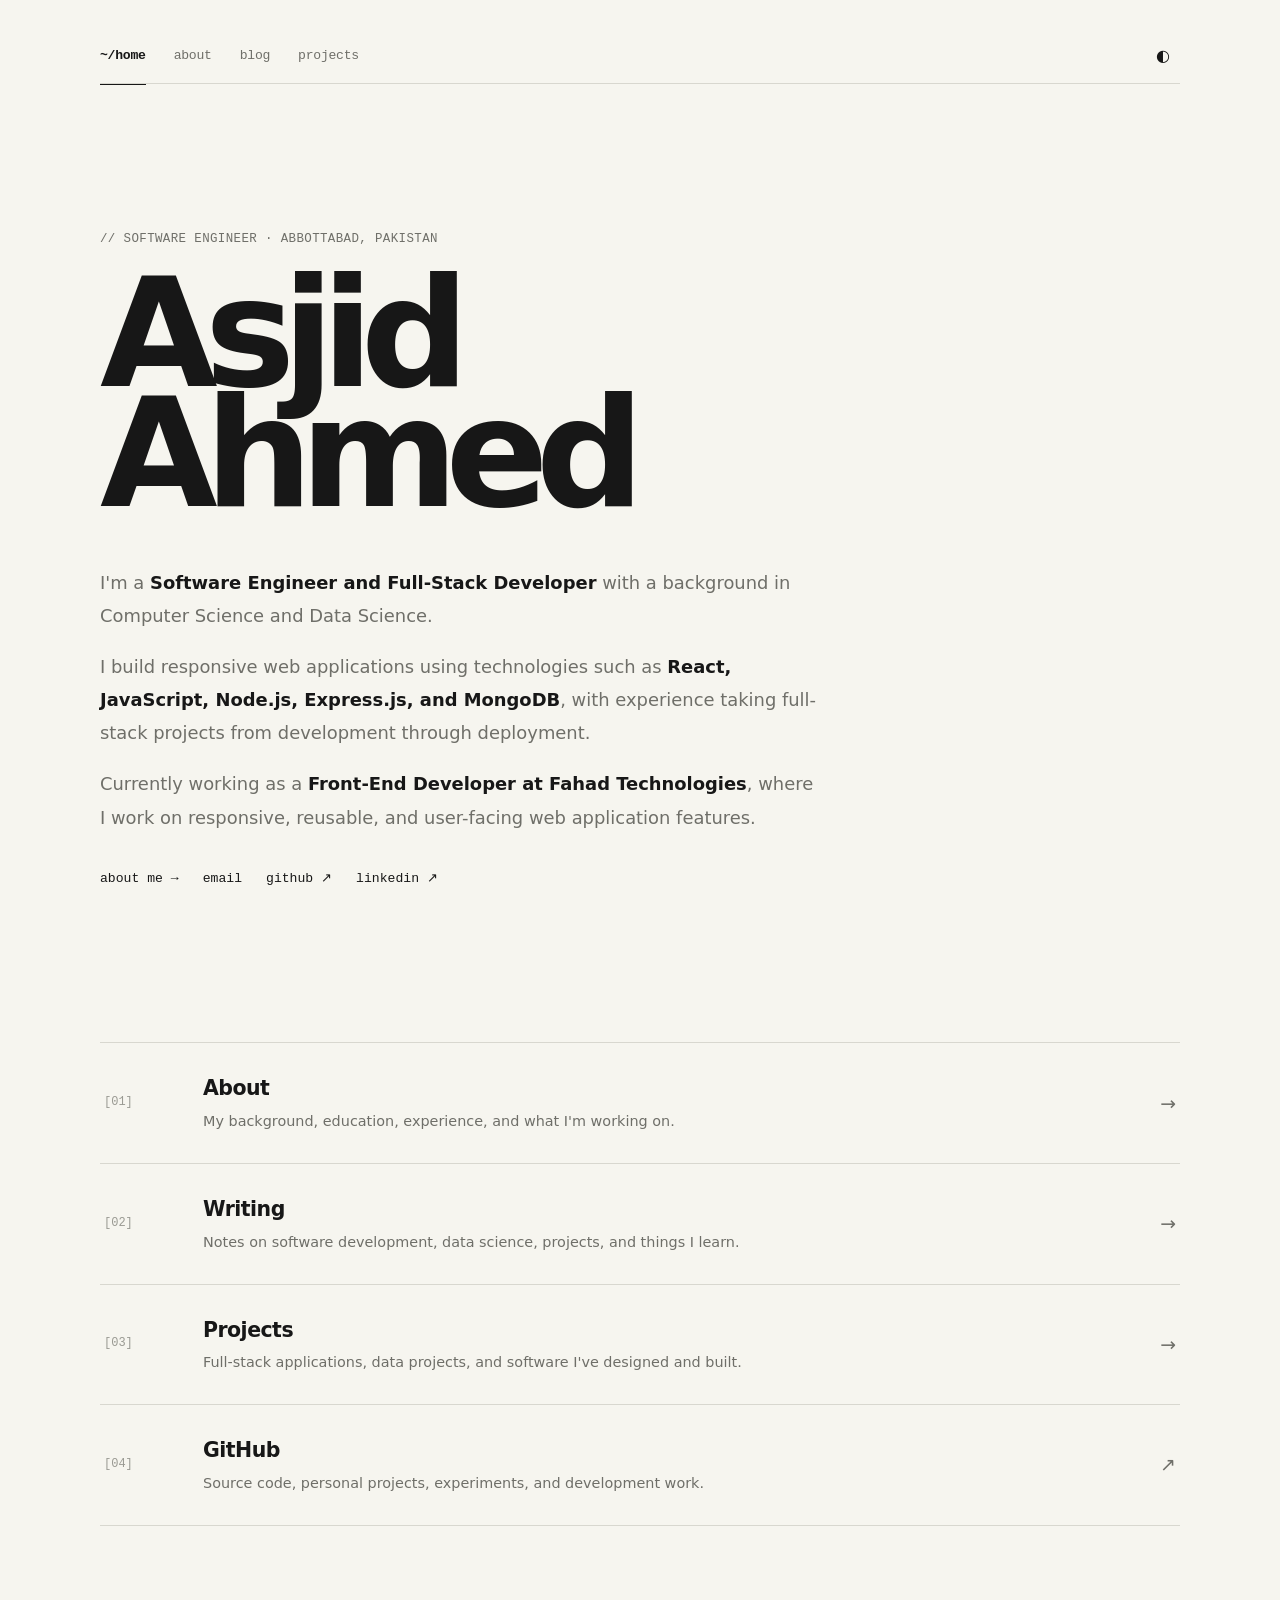
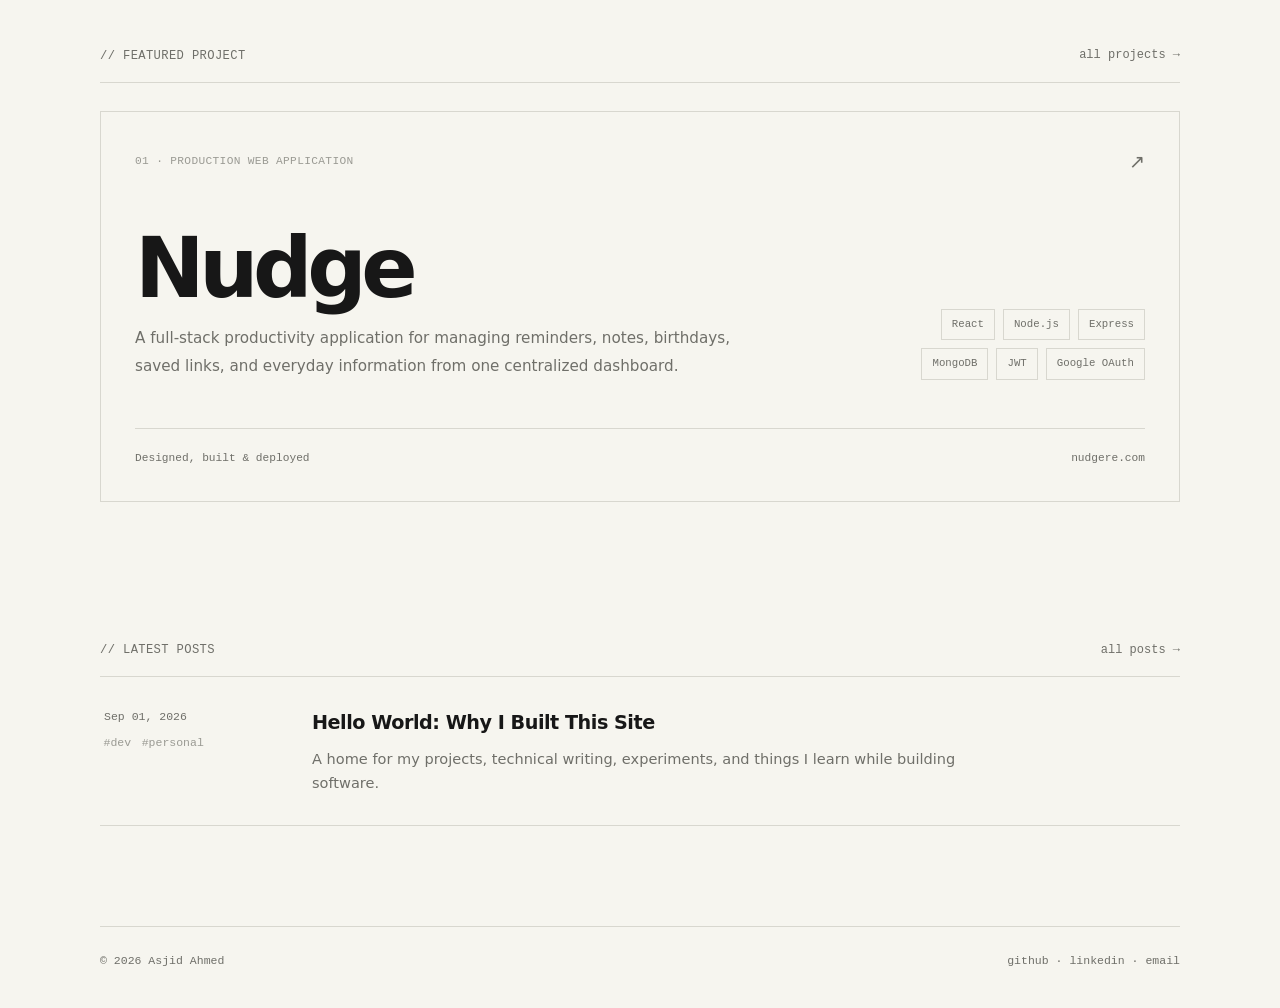
<file: index.html>
<!DOCTYPE html>
<html lang="en">
<head>
  <meta charset="UTF-8">

  <meta
    name="viewport"
    content="width=device-width, initial-scale=1.0"
  >

  <meta
    name="description"
    content="Asjid Ahmed — Software Engineer, Full-Stack Developer, and Data Science graduate based in Abbottabad, Pakistan."
  >

  <title>Asjid Ahmed — Software Engineer</title>

  <link rel="stylesheet" href="css/style.css">
</head>

<body>

  <!-- =========================
       HEADER / NAVIGATION
  ========================== -->

  <header class="site-header">
    <div class="container nav">

      <div class="nav-left">
        <a class="home-link active" href="index.html">~/home</a>

        <a href="about/">about</a>

        <a href="blog/">blog</a>

        <a href="projects/">projects</a>
      </div>

      <div class="nav-right">
        <button
          class="theme-toggle"
          data-theme-toggle
          aria-label="Toggle theme"
        >
          ◐
        </button>
      </div>

    </div>
  </header>


  <!-- =========================
       MAIN CONTENT
  ========================== -->

  <main>


    <!-- =========================
         HERO
    ========================== -->

    <section class="hero">
      <div class="container">

        <p class="eyebrow">
          // Software Engineer · Abbottabad, Pakistan
        </p>

        <h1>
          Asjid<br>
          Ahmed
        </h1>


        <div class="hero-copy">

          <p>
            I'm a
            <strong>Software Engineer and Full-Stack Developer</strong>
            with a background in Computer Science and Data Science.
          </p>

          <p>
            I build responsive web applications using technologies such as
            <strong>React, JavaScript, Node.js, Express.js, and MongoDB</strong>,
            with experience taking full-stack projects from development
            through deployment.
          </p>

          <p>
            Currently working as a
            <strong>Front-End Developer at Fahad Technologies</strong>,
            where I work on responsive, reusable, and user-facing web
            application features.
          </p>

        </div>


        <!-- SOCIAL / CONTACT LINKS -->

        <div class="links-row">

          <a href="about/">
            about me →
          </a>

          <a
            href="mailto:asjidahmed6@gmail.com"
          >
            email
          </a>

          <a
            href="https://github.com/frost64"
            target="_blank"
            rel="noopener noreferrer"
          >
            github ↗
          </a>

          <a
            href="https://www.linkedin.com/in/asjid-ahmed"
            target="_blank"
            rel="noopener noreferrer"
          >
            linkedin ↗
          </a>

        </div>

      </div>
    </section>



    <!-- =========================
         SITE DIRECTORY
    ========================== -->

    <section class="section">
      <div class="container directory">


        <!-- ABOUT -->

        <a
          class="directory-item"
          href="about/"
        >

          <span class="directory-number">
            [01]
          </span>

          <span>

            <span class="directory-title">
              About
            </span>

            <span class="directory-desc">
              My background, education, experience, and what I'm working on.
            </span>

          </span>

          <span class="arrow">
            →
          </span>

        </a>



        <!-- WRITING -->

        <a
          class="directory-item"
          href="blog/"
        >

          <span class="directory-number">
            [02]
          </span>

          <span>

            <span class="directory-title">
              Writing
            </span>

            <span class="directory-desc">
              Notes on software development, data science, projects, and things I learn.
            </span>

          </span>

          <span class="arrow">
            →
          </span>

        </a>



        <!-- PROJECTS -->

        <a
          class="directory-item"
          href="projects/"
        >

          <span class="directory-number">
            [03]
          </span>

          <span>

            <span class="directory-title">
              Projects
            </span>

            <span class="directory-desc">
              Full-stack applications, data projects, and software I've designed and built.
            </span>

          </span>

          <span class="arrow">
            →
          </span>

        </a>



        <!-- GITHUB -->

        <a
          class="directory-item"
          href="https://github.com/frost64"
          target="_blank"
          rel="noopener noreferrer"
        >

          <span class="directory-number">
            [04]
          </span>

          <span>

            <span class="directory-title">
              GitHub
            </span>

            <span class="directory-desc">
              Source code, personal projects, experiments, and development work.
            </span>

          </span>

          <span class="arrow">
            ↗
          </span>

        </a>


      </div>
    </section>

<!-- =========================
     FEATURED PROJECT
========================== -->

<section class="section featured-section">

  <div class="container">

    <div class="section-heading">

      <h2>
        // featured project
      </h2>

      <a href="projects/">
        all projects →
      </a>

    </div>


    <a
      class="featured-project"
      href="https://nudgere.com"
      target="_blank"
      rel="noopener noreferrer"
    >

      <div class="featured-project-top">

        <span class="featured-label">
          01 · Production Web Application
        </span>

        <span class="featured-arrow">
          ↗
        </span>

      </div>


      <div class="featured-project-content">

        <div>

          <h2>
            Nudge
          </h2>

          <p class="featured-description">
            A full-stack productivity application for managing reminders,
            notes, birthdays, saved links, and everyday information from
            one centralized dashboard.
          </p>

        </div>


        <div class="featured-stack">

          <span>React</span>
          <span>Node.js</span>
          <span>Express</span>
          <span>MongoDB</span>
          <span>JWT</span>
          <span>Google OAuth</span>

        </div>

      </div>


      <div class="featured-project-footer">

        <span>
          Designed, built & deployed
        </span>

        <span>
          nudgere.com
        </span>

      </div>

    </a>

  </div>

</section>

    <!-- =========================
         LATEST POSTS
    ========================== -->

    <section class="section">
      <div class="container">

        <div class="section-heading">

          <h2>
            // latest posts
          </h2>

          <a href="blog/">
            all posts →
          </a>

        </div>


        <ul class="post-list">


          <!-- POST 01 -->

          <li class="post-row">

            <div class="post-meta">

              Sep 01, 2026

              <div class="tags">
                <span class="tag">#dev</span>
                <span class="tag">#personal</span>
              </div>

            </div>


            <div>

              <h3>
                <a href="post/hello-world/">
                  Hello World: Why I Built This Site
                </a>
              </h3>

              <p>
                A home for my projects, technical writing,
                experiments, and things I learn while building software.
              </p>

            </div>

          </li>


        </ul>

      </div>
    </section>


  </main>



  <!-- =========================
       FOOTER
  ========================== -->

  <footer>

    <div class="container footer-row">

      <span>
        © 2026 Asjid Ahmed
      </span>


      <span>

        <a
          href="https://github.com/frost64"
          target="_blank"
          rel="noopener noreferrer"
        >
          github
        </a>

        ·

        <a
          href="https://www.linkedin.com/in/asjid-ahmed"
          target="_blank"
          rel="noopener noreferrer"
        >
          linkedin
        </a>

        ·

        <a href="mailto:asjidahmed6@gmail.com">
          email
        </a>

      </span>

    </div>

  </footer>



  <!-- =========================
       JAVASCRIPT
  ========================== -->

  <script src="js/theme.js"></script>

</body>
</html>
</file>
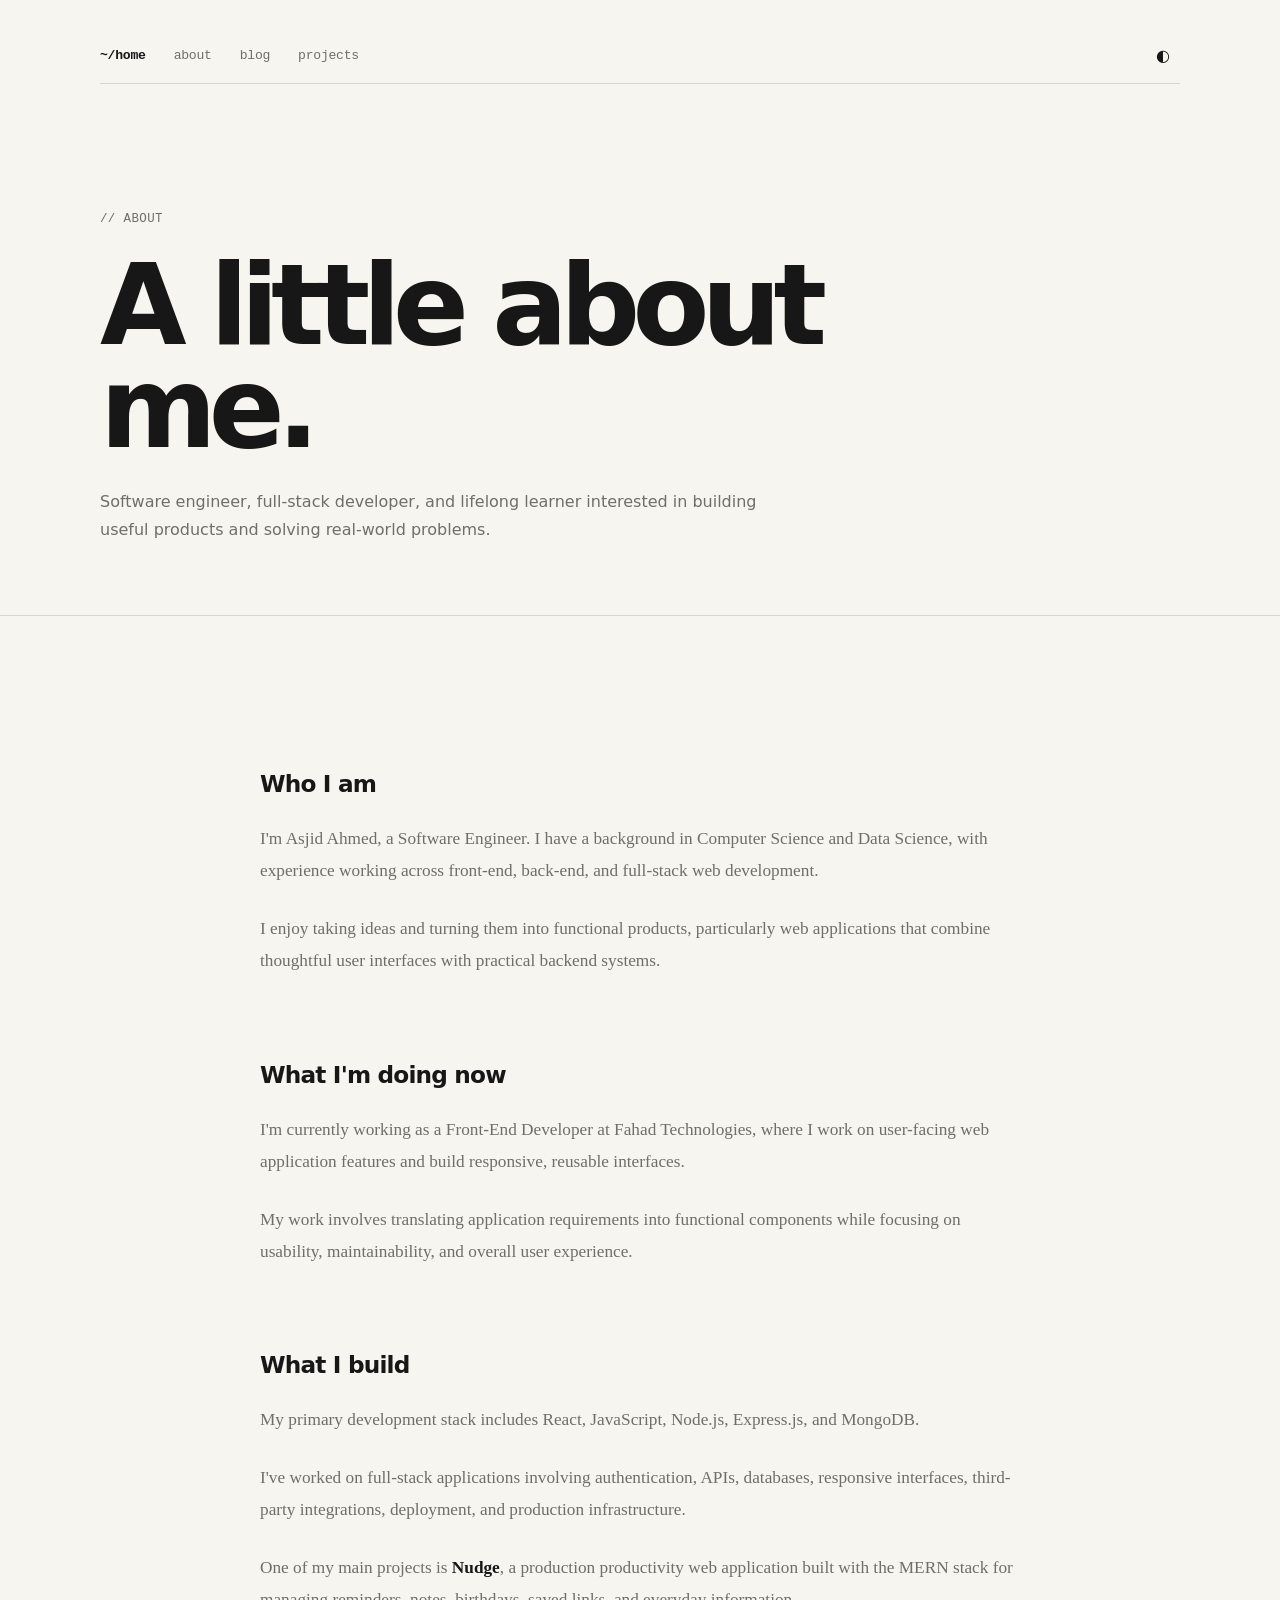
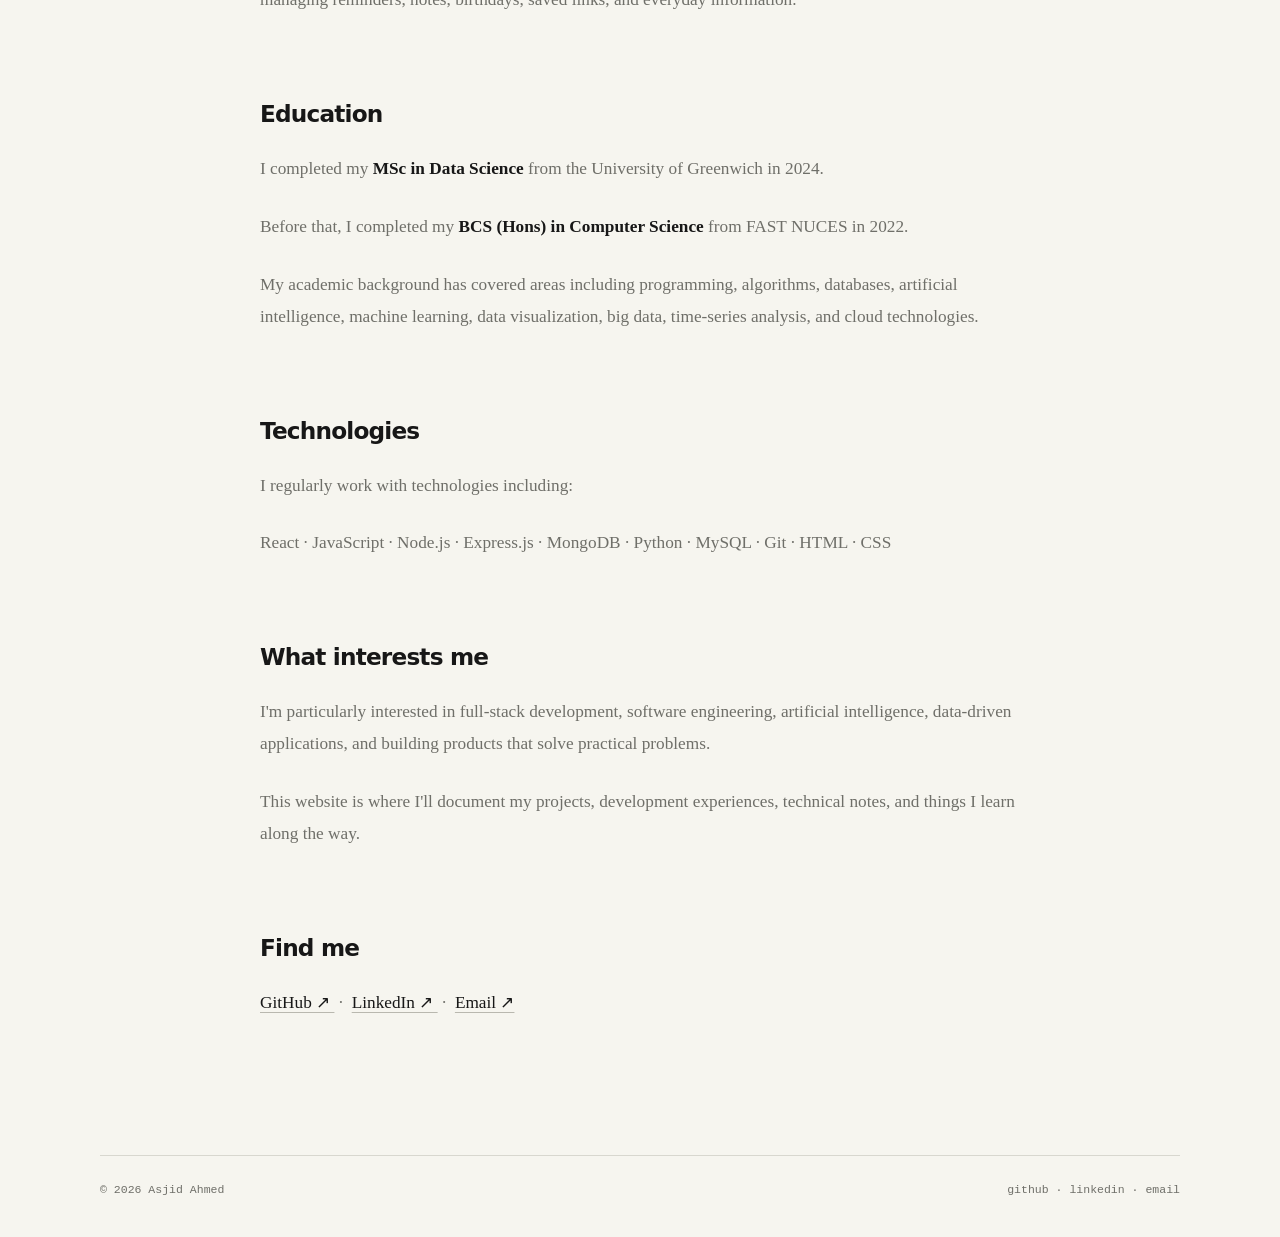
<file: about/index.html>
<!DOCTYPE html>
<html lang="en">
<head>
  <meta charset="UTF-8">

  <meta
    name="viewport"
    content="width=device-width, initial-scale=1.0"
  >

  <meta
    name="description"
    content="About Asjid Ahmed — Software Engineer and Full-Stack Developer with a background in Computer Science and Data Science."
  >

  <title>About — Asjid Ahmed</title>

  <link rel="stylesheet" href="../css/style.css">
</head>

<body>

  <!-- =========================
       HEADER
  ========================== -->

  <header class="site-header">
    <div class="container nav">

      <div class="nav-left">

        <a class="home-link" href="../index.html">
          ~/home
        </a>

        <a href="./">
          about
        </a>

        <a href="../blog/">
          blog
        </a>

        <a href="../projects/">
          projects
        </a>

      </div>

      <div class="nav-right">

        <button
          class="theme-toggle"
          data-theme-toggle
          aria-label="Toggle theme"
        >
          ◐
        </button>

      </div>

    </div>
  </header>



  <!-- =========================
       MAIN
  ========================== -->

  <main>


    <!-- PAGE HEADER -->

    <section class="page-header">

      <div class="container">

        <p class="eyebrow">
          // about
        </p>

        <h1>
          A little about me.
        </h1>

        <p>
          Software engineer, full-stack developer, and lifelong learner
          interested in building useful products and solving real-world problems.
        </p>

      </div>

    </section>



    <!-- =========================
         ABOUT CONTENT
    ========================== -->

    <article class="container article">


      <!-- INTRO -->

      <h2>
        Who I am
      </h2>

      <p>
        I'm Asjid Ahmed, a Software Engineer.
        I have a background in Computer Science and Data Science, with
        experience working across front-end, back-end, and full-stack
        web development.
      </p>

      <p>
        I enjoy taking ideas and turning them into functional products,
        particularly web applications that combine thoughtful user
        interfaces with practical backend systems.
      </p>



      <!-- CURRENT WORK -->

      <h2>
        What I'm doing now
      </h2>

      <p>
        I'm currently working as a Front-End Developer at Fahad Technologies,
        where I work on user-facing web application features and build
        responsive, reusable interfaces.
      </p>

      <p>
        My work involves translating application requirements into
        functional components while focusing on usability,
        maintainability, and overall user experience.
      </p>



      <!-- DEVELOPMENT -->

      <h2>
        What I build
      </h2>

      <p>
        My primary development stack includes React, JavaScript, Node.js,
        Express.js, and MongoDB.
      </p>

      <p>
        I've worked on full-stack applications involving authentication,
        APIs, databases, responsive interfaces, third-party integrations,
        deployment, and production infrastructure.
      </p>

      <p>
        One of my main projects is
        <strong>Nudge</strong>, a production productivity web application
        built with the MERN stack for managing reminders, notes, birthdays,
        saved links, and everyday information.
      </p>



      <!-- EDUCATION -->

      <h2>
        Education
      </h2>

      <p>
        I completed my
        <strong>MSc in Data Science</strong>
        from the University of Greenwich in 2024.
      </p>

      <p>
        Before that, I completed my
        <strong>BCS (Hons) in Computer Science</strong>
        from FAST NUCES in 2022.
      </p>

      <p>
        My academic background has covered areas including programming,
        algorithms, databases, artificial intelligence, machine learning,
        data visualization, big data, time-series analysis, and cloud
        technologies.
      </p>



      <!-- TECH -->

      <h2>
        Technologies
      </h2>

      <p>
        I regularly work with technologies including:
      </p>

      <p>
        React · JavaScript · Node.js · Express.js · MongoDB · Python ·
        MySQL · Git · HTML · CSS
      </p>



      <!-- INTERESTS -->

      <h2>
        What interests me
      </h2>

      <p>
        I'm particularly interested in full-stack development,
        software engineering, artificial intelligence, data-driven
        applications, and building products that solve practical problems.
      </p>

      <p>
        This website is where I'll document my projects, development
        experiences, technical notes, and things I learn along the way.
      </p>



      <!-- CONTACT -->

      <h2>
        Find me
      </h2>

      <p>

        <a
          href="https://github.com/frost64"
          target="_blank"
          rel="noopener noreferrer"
        >
          GitHub ↗
        </a>

        &nbsp;·&nbsp;

        <a
          href="https://www.linkedin.com/in/asjid-ahmed"
          target="_blank"
          rel="noopener noreferrer"
        >
          LinkedIn ↗
        </a>

        &nbsp;·&nbsp;

        <a href="mailto:asjidahmed6@gmail.com">
          Email ↗
        </a>

      </p>

    </article>

  </main>



  <!-- =========================
       FOOTER
  ========================== -->

  <footer>

    <div class="container footer-row">

      <span>
        © 2026 Asjid Ahmed
      </span>

      <span>

        <a
          href="https://github.com/frost64"
          target="_blank"
          rel="noopener noreferrer"
        >
          github
        </a>

        ·

        <a
          href="https://www.linkedin.com/in/asjid-ahmed"
          target="_blank"
          rel="noopener noreferrer"
        >
          linkedin
        </a>

        ·

        <a href="mailto:asjidahmed6@gmail.com">
          email
        </a>

      </span>

    </div>

  </footer>


  <script src="../js/theme.js"></script>

</body>
</html>
</file>
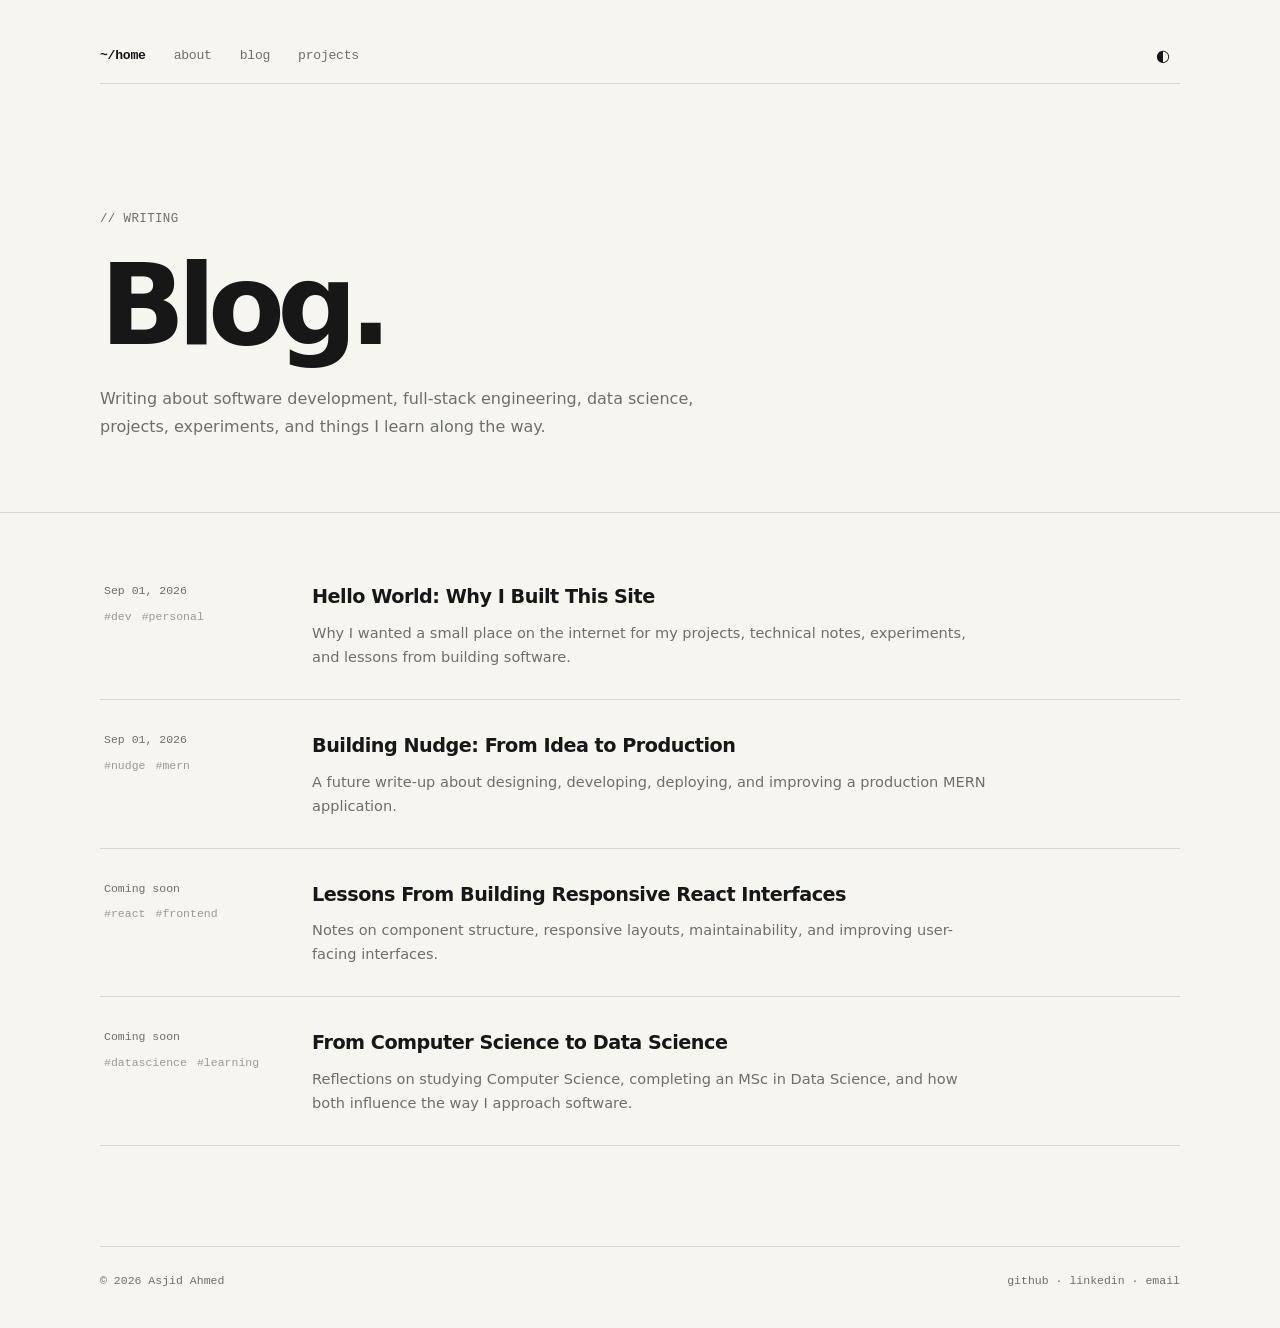
<file: blog/index.html>
<!DOCTYPE html>
<html lang="en">
<head>
  <meta charset="UTF-8">

  <meta
    name="viewport"
    content="width=device-width, initial-scale=1.0"
  >

  <meta
    name="description"
    content="Writing by Asjid Ahmed about software development, full-stack projects, data science, and lessons from building software."
  >

  <title>Blog — Asjid Ahmed</title>

  <link rel="stylesheet" href="../css/style.css">
</head>

<body>

  <!-- =========================
       HEADER
  ========================== -->

  <header class="site-header">
    <div class="container nav">

      <div class="nav-left">

        <a class="home-link" href="../index.html">
          ~/home
        </a>

        <a href="../about/">
          about
        </a>

        <a href="./">
          blog
        </a>

        <a href="../projects/">
          projects
        </a>

      </div>

      <div class="nav-right">

        <button
          class="theme-toggle"
          data-theme-toggle
          aria-label="Toggle theme"
        >
          ◐
        </button>

      </div>

    </div>
  </header>



  <!-- =========================
       MAIN
  ========================== -->

  <main>


    <!-- =========================
         PAGE HEADER
    ========================== -->

    <section class="page-header">

      <div class="container">

        <p class="eyebrow">
          // writing
        </p>

        <h1>
          Blog.
        </h1>

        <p>
          Writing about software development, full-stack engineering,
          data science, projects, experiments, and things I learn along the way.
        </p>

      </div>

    </section>



    <!-- =========================
         POSTS
    ========================== -->

    <section class="section">

      <div class="container">

        <ul class="post-list">


          <!-- =====================
               POST 01
          ====================== -->

          <li class="post-row">

            <div class="post-meta">

              Sep 01, 2026

              <div class="tags">
                <span class="tag">#dev</span>
                <span class="tag">#personal</span>
              </div>

            </div>


            <div>

              <h3>
                <a href="../post/getting-started/">
                  Hello World: Why I Built This Site
                </a>
              </h3>

              <p>
                Why I wanted a small place on the internet for my projects,
                technical notes, experiments, and lessons from building software.
              </p>

            </div>

          </li>


          <li class="post-row">

            <div class="post-meta">

              Sep 01, 2026

              <div class="tags">
                <span class="tag">#nudge</span>
                <span class="tag">#mern</span>
              </div>

            </div>


            <div>
              <h3>
                <a href="../post/nudge/">
                  Building Nudge: From Idea to Production
                </a>
              </h3>

              <p>
                A future write-up about designing, developing,
                deploying, and improving a production MERN application.
              </p>

            </div>

          </li>



          <!-- =====================
               FUTURE POST PLACEHOLDER
          ====================== -->

          <li class="post-row">

            <div class="post-meta">

              Coming soon

              <div class="tags">
                <span class="tag">#react</span>
                <span class="tag">#frontend</span>
              </div>

            </div>


            <div>

              <h3>
                Lessons From Building Responsive React Interfaces
              </h3>

              <p>
                Notes on component structure, responsive layouts,
                maintainability, and improving user-facing interfaces.
              </p>

            </div>

          </li>



          <!-- =====================
               FUTURE POST PLACEHOLDER
          ====================== -->

          <li class="post-row">

            <div class="post-meta">

              Coming soon

              <div class="tags">
                <span class="tag">#datascience</span>
                <span class="tag">#learning</span>
              </div>

            </div>


            <div>

              <h3>
                From Computer Science to Data Science
              </h3>

              <p>
                Reflections on studying Computer Science, completing an MSc
                in Data Science, and how both influence the way I approach software.
              </p>

            </div>

          </li>


        </ul>

      </div>

    </section>

  </main>



  <!-- =========================
       FOOTER
  ========================== -->

  <footer>

    <div class="container footer-row">

      <span>
        © 2026 Asjid Ahmed
      </span>

      <span>

        <a
          href="https://github.com/frost64"
          target="_blank"
          rel="noopener noreferrer"
        >
          github
        </a>

        ·

        <a
          href="https://www.linkedin.com/in/asjid-ahmed"
          target="_blank"
          rel="noopener noreferrer"
        >
          linkedin
        </a>

        ·

        <a href="mailto:asjidahmed6@gmail.com">
          email
        </a>

      </span>

    </div>

  </footer>


  <script src="../js/theme.js"></script>

</body>
</html>
</file>
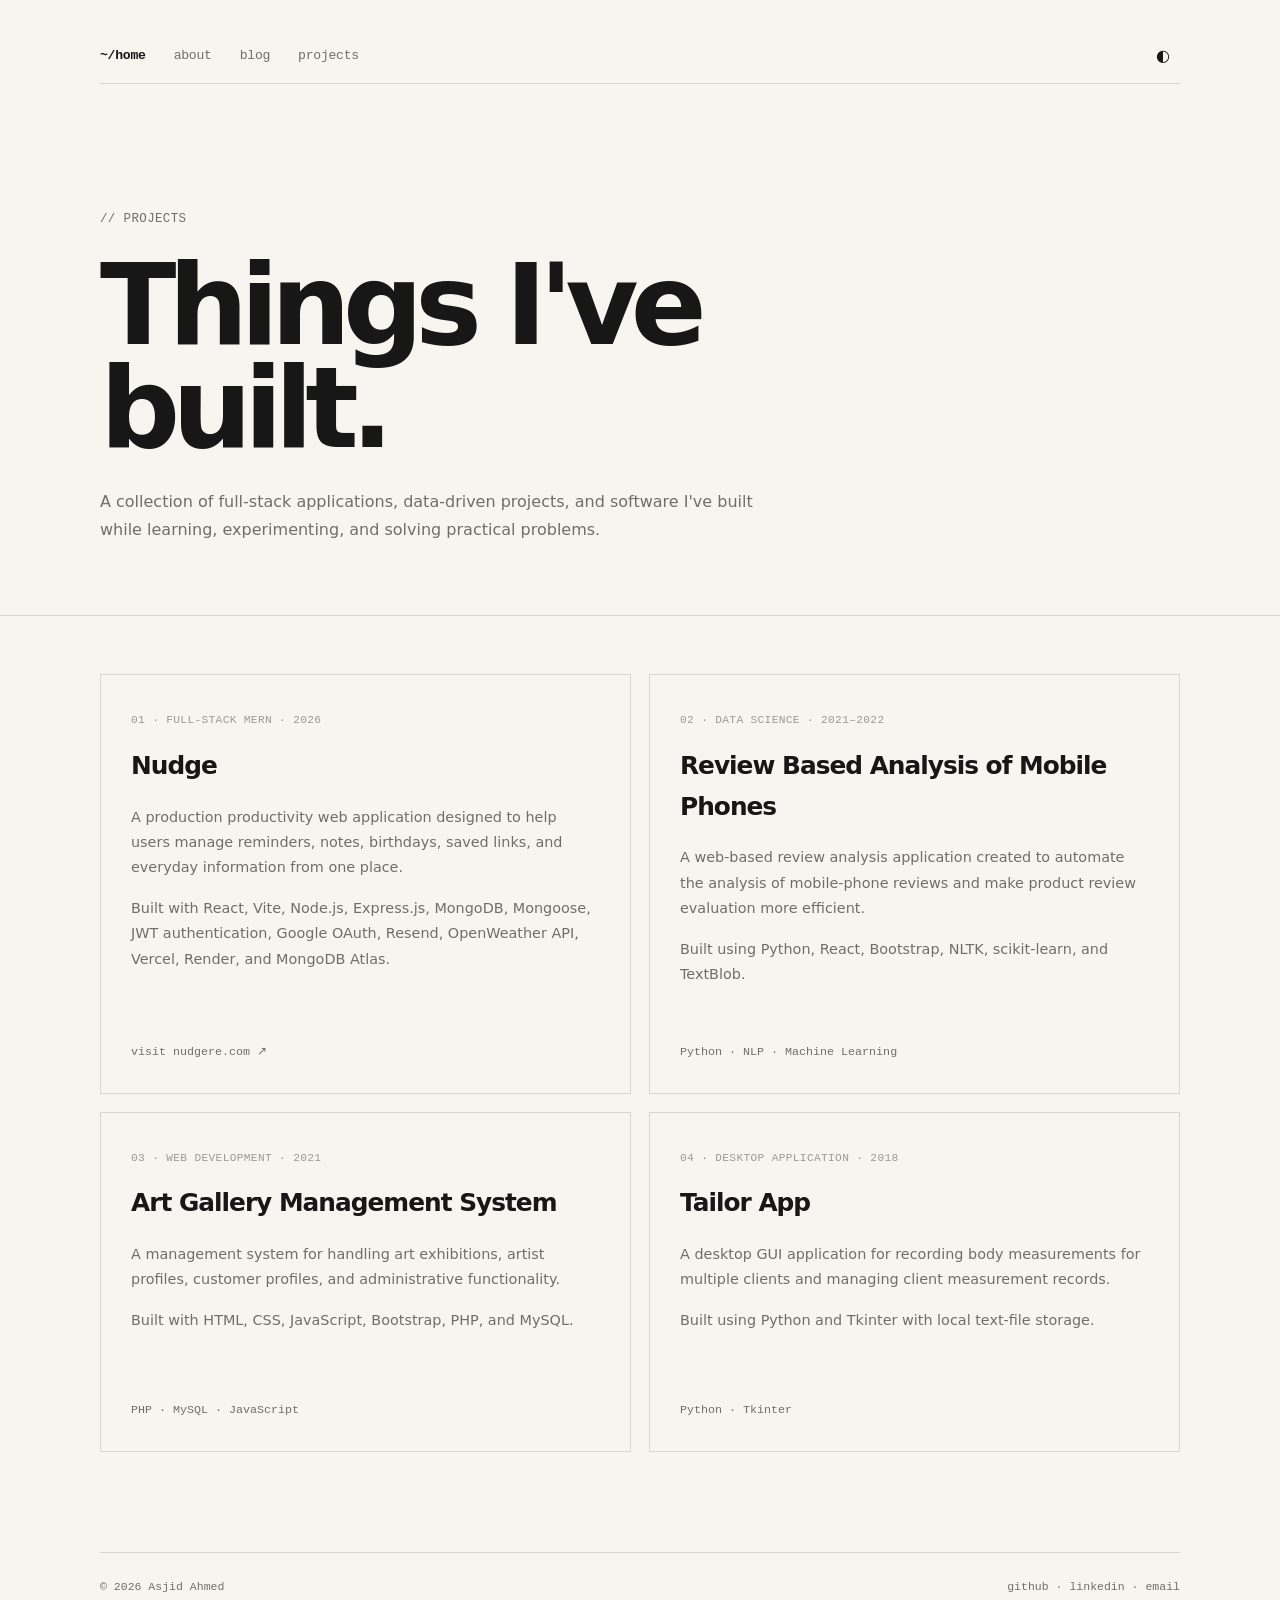
<file: projects/index.html>
<!DOCTYPE html>
<html lang="en">
<head>
  <meta charset="UTF-8">

  <meta
    name="viewport"
    content="width=device-width, initial-scale=1.0"
  >

  <meta
    name="description"
    content="Projects by Asjid Ahmed — full-stack applications, data science work, and software development projects."
  >

  <title>Projects — Asjid Ahmed</title>

  <link rel="stylesheet" href="../css/style.css">
</head>

<body>

  <!-- =========================
       HEADER
  ========================== -->

  <header class="site-header">
    <div class="container nav">

      <div class="nav-left">

        <a class="home-link" href="../index.html">
          ~/home
        </a>

        <a href="../about/">
          about
        </a>

        <a href="../blog/">
          blog
        </a>

        <a href="./">
          projects
        </a>

      </div>

      <div class="nav-right">

        <button
          class="theme-toggle"
          data-theme-toggle
          aria-label="Toggle theme"
        >
          ◐
        </button>

      </div>

    </div>
  </header>



  <!-- =========================
       MAIN CONTENT
  ========================== -->

  <main>


    <!-- =========================
         PAGE HEADER
    ========================== -->

    <section class="page-header">

      <div class="container">

        <p class="eyebrow">
          // projects
        </p>

        <h1>
          Things I've built.
        </h1>

        <p>
          A collection of full-stack applications, data-driven projects,
          and software I've built while learning, experimenting, and solving
          practical problems.
        </p>

      </div>

    </section>



    <!-- =========================
         PROJECTS
    ========================== -->

    <section class="section">

      <div class="container project-grid">


        <!-- =====================
             PROJECT 01 — NUDGE
        ====================== -->

        <a
          class="project-card"
          href="https://nudgere.com"
          target="_blank"
          rel="noopener noreferrer"
        >

          <div>

            <small>
              01 · Full-Stack MERN · 2026
            </small>

            <h2>
              Nudge
            </h2>

            <p>
              A production productivity web application designed to help
              users manage reminders, notes, birthdays, saved links,
              and everyday information from one place.
            </p>

            <p>
              Built with React, Vite, Node.js, Express.js, MongoDB,
              Mongoose, JWT authentication, Google OAuth, Resend,
              OpenWeather API, Vercel, Render, and MongoDB Atlas.
            </p>

          </div>

          <span>
            visit nudgere.com ↗
          </span>

        </a>



        <!-- =====================
             PROJECT 02
        ====================== -->

        <div class="project-card">

          <div>

            <small>
              02 · Data Science · 2021–2022
            </small>

            <h2>
              Review Based Analysis of Mobile Phones
            </h2>

            <p>
              A web-based review analysis application created to automate
              the analysis of mobile-phone reviews and make product review
              evaluation more efficient.
            </p>

            <p>
              Built using Python, React, Bootstrap, NLTK,
              scikit-learn, and TextBlob.
            </p>

          </div>

          <span>
            Python · NLP · Machine Learning
          </span>

        </div>



        <!-- =====================
             PROJECT 03
        ====================== -->

        <div class="project-card">

          <div>

            <small>
              03 · Web Development · 2021
            </small>

            <h2>
              Art Gallery Management System
            </h2>

            <p>
              A management system for handling art exhibitions,
              artist profiles, customer profiles, and administrative
              functionality.
            </p>

            <p>
              Built with HTML, CSS, JavaScript, Bootstrap,
              PHP, and MySQL.
            </p>

          </div>

          <span>
            PHP · MySQL · JavaScript
          </span>

        </div>



        <!-- =====================
             PROJECT 04
        ====================== -->

        <div class="project-card">

          <div>

            <small>
              04 · Desktop Application · 2018
            </small>

            <h2>
              Tailor App
            </h2>

            <p>
              A desktop GUI application for recording body measurements
              for multiple clients and managing client measurement records.
            </p>

            <p>
              Built using Python and Tkinter with local text-file storage.
            </p>

          </div>

          <span>
            Python · Tkinter
          </span>

        </div>


      </div>

    </section>

  </main>



  <!-- =========================
       FOOTER
  ========================== -->

  <footer>

    <div class="container footer-row">

      <span>
        © 2026 Asjid Ahmed
      </span>

      <span>

        <a
          href="https://github.com/frost64"
          target="_blank"
          rel="noopener noreferrer"
        >
          github
        </a>

        ·

        <a
          href="https://www.linkedin.com/in/asjid-ahmed"
          target="_blank"
          rel="noopener noreferrer"
        >
          linkedin
        </a>

        ·

        <a href="mailto:asjidahmed6@gmail.com">
          email
        </a>

      </span>

    </div>

  </footer>


  <script src="../js/theme.js"></script>

</body>
</html>
</file>
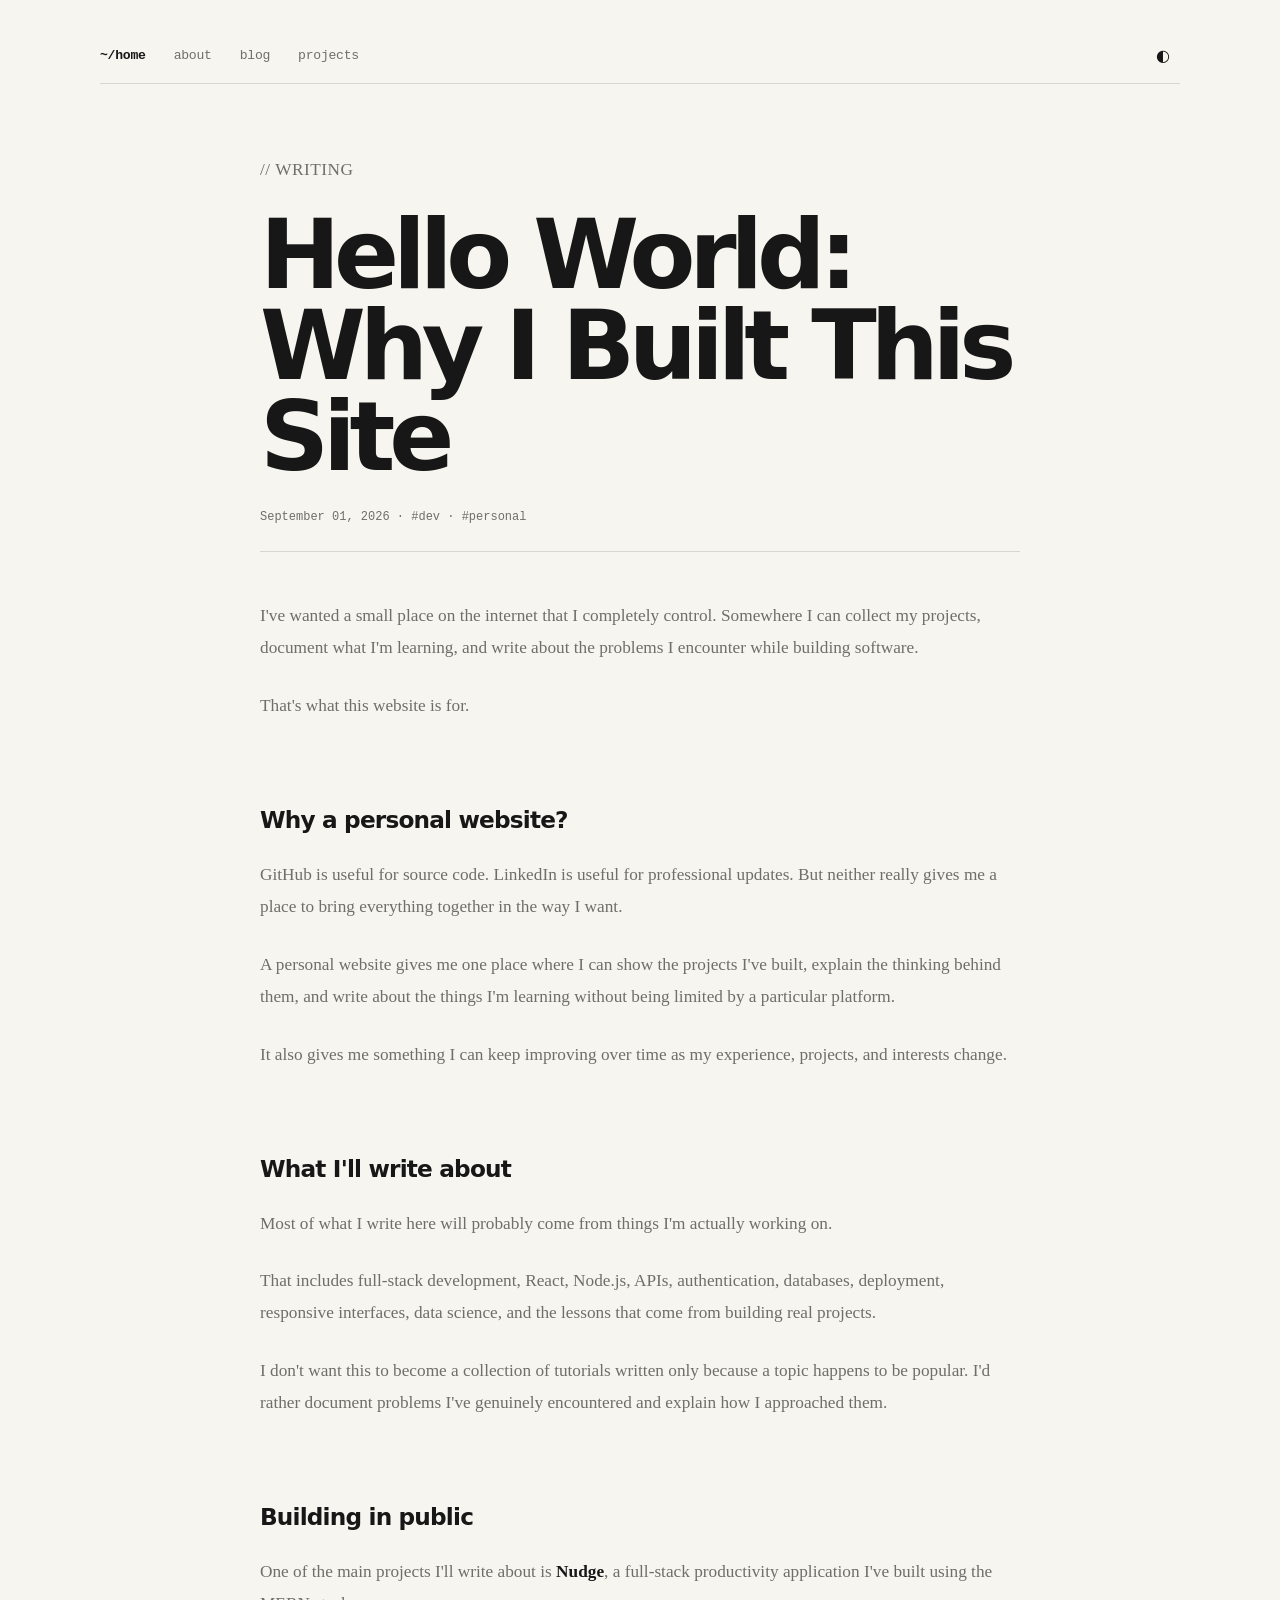
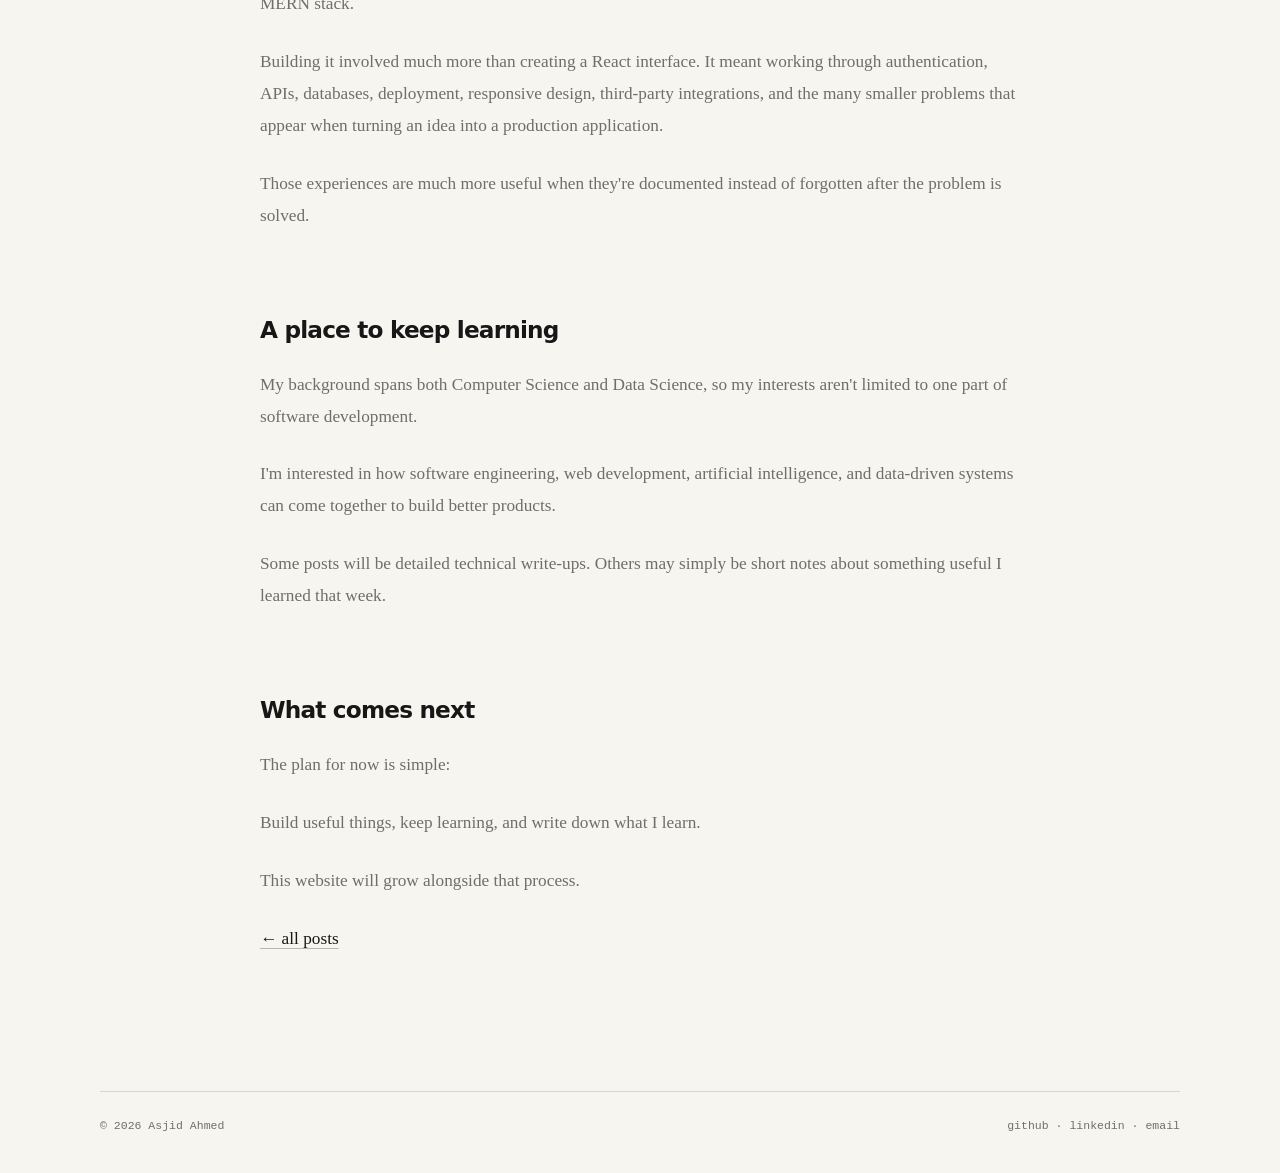
<file: post/getting-started/index.html>
<!DOCTYPE html>
<html lang="en">
<head>
  <meta charset="UTF-8">

  <meta
    name="viewport"
    content="width=device-width, initial-scale=1.0"
  >

  <meta
    name="description"
    content="Why Asjid Ahmed built a personal website for projects, technical writing, and documenting lessons from software development."
  >

  <title>Hello World: Why I Built This Site — Asjid Ahmed</title>

  <link rel="stylesheet" href="../../css/style.css">
</head>

<body>

  <!-- =========================
       HEADER
  ========================== -->

  <header class="site-header">
    <div class="container nav">

      <div class="nav-left">

        <a class="home-link" href="../../index.html">
          ~/home
        </a>

        <a href="../../about/">
          about
        </a>

        <a href="../../blog/">
          blog
        </a>

        <a href="../../projects/">
          projects
        </a>

      </div>

      <div class="nav-right">

        <button
          class="theme-toggle"
          data-theme-toggle
          aria-label="Toggle theme"
        >
          ◐
        </button>

      </div>

    </div>
  </header>



  <!-- =========================
       ARTICLE
  ========================== -->

  <main>

    <article class="container article">

      <p class="eyebrow">
        // writing
      </p>


      <h1>
        Hello World: Why I Built This Site
      </h1>


      <div class="article-meta">
        September 01, 2026 · #dev · #personal
      </div>



      <p>
        I've wanted a small place on the internet that I completely control.
        Somewhere I can collect my projects, document what I'm learning,
        and write about the problems I encounter while building software.
      </p>

      <p>
        That's what this website is for.
      </p>



      <!-- =========================
           SECTION
      ========================== -->

      <h2>
        Why a personal website?
      </h2>

      <p>
        GitHub is useful for source code. LinkedIn is useful for professional
        updates. But neither really gives me a place to bring everything
        together in the way I want.
      </p>

      <p>
        A personal website gives me one place where I can show the projects
        I've built, explain the thinking behind them, and write about the
        things I'm learning without being limited by a particular platform.
      </p>

      <p>
        It also gives me something I can keep improving over time as my
        experience, projects, and interests change.
      </p>



      <!-- =========================
           SECTION
      ========================== -->

      <h2>
        What I'll write about
      </h2>

      <p>
        Most of what I write here will probably come from things I'm actually
        working on.
      </p>

      <p>
        That includes full-stack development, React, Node.js, APIs,
        authentication, databases, deployment, responsive interfaces,
        data science, and the lessons that come from building real projects.
      </p>

      <p>
        I don't want this to become a collection of tutorials written only
        because a topic happens to be popular. I'd rather document problems
        I've genuinely encountered and explain how I approached them.
      </p>



      <!-- =========================
           SECTION
      ========================== -->

      <h2>
        Building in public
      </h2>

      <p>
        One of the main projects I'll write about is
        <strong>Nudge</strong>, a full-stack productivity application I've
        built using the MERN stack.
      </p>

      <p>
        Building it involved much more than creating a React interface.
        It meant working through authentication, APIs, databases,
        deployment, responsive design, third-party integrations,
        and the many smaller problems that appear when turning an idea
        into a production application.
      </p>

      <p>
        Those experiences are much more useful when they're documented
        instead of forgotten after the problem is solved.
      </p>



      <!-- =========================
           SECTION
      ========================== -->

      <h2>
        A place to keep learning
      </h2>

      <p>
        My background spans both Computer Science and Data Science,
        so my interests aren't limited to one part of software development.
      </p>

      <p>
        I'm interested in how software engineering, web development,
        artificial intelligence, and data-driven systems can come together
        to build better products.
      </p>

      <p>
        Some posts will be detailed technical write-ups. Others may simply
        be short notes about something useful I learned that week.
      </p>



      <!-- =========================
           SECTION
      ========================== -->

      <h2>
        What comes next
      </h2>

      <p>
        The plan for now is simple:
      </p>

      <p>
        Build useful things, keep learning, and write down what I learn.
      </p>

      <p>
        This website will grow alongside that process.
      </p>



      <!-- BACK TO BLOG -->

      <p>
        <a href="../../blog/">
          ← all posts
        </a>
      </p>

    </article>

  </main>



  <!-- =========================
       FOOTER
  ========================== -->

  <footer>

    <div class="container footer-row">

      <span>
        © 2026 Asjid Ahmed
      </span>

      <span>

        <a
          href="https://github.com/frost64"
          target="_blank"
          rel="noopener noreferrer"
        >
          github
        </a>

        ·

        <a
          href="https://www.linkedin.com/in/asjid-ahmed"
          target="_blank"
          rel="noopener noreferrer"
        >
          linkedin
        </a>

        ·

        <a href="mailto:asjidahmed6@gmail.com">
          email
        </a>

      </span>

    </div>

  </footer>


  <script src="../../js/theme.js"></script>

</body>
</html>
</file>
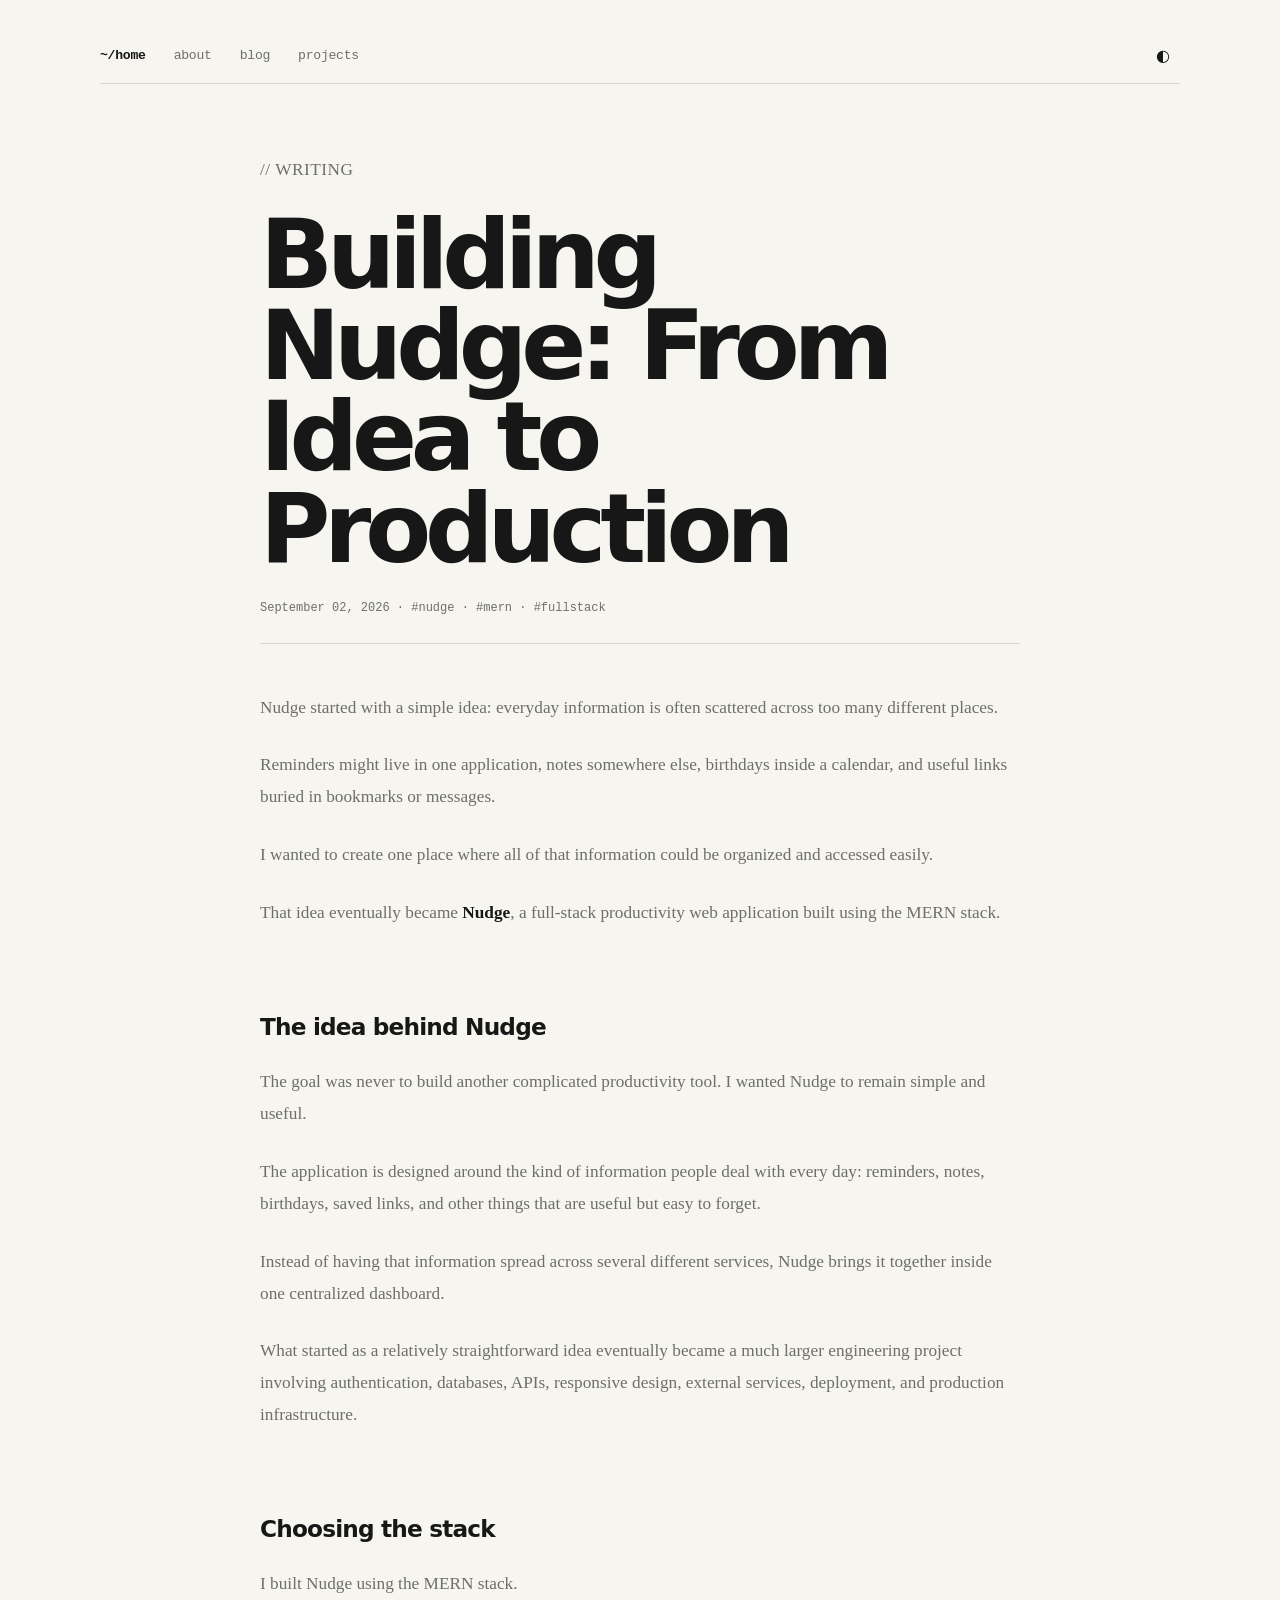
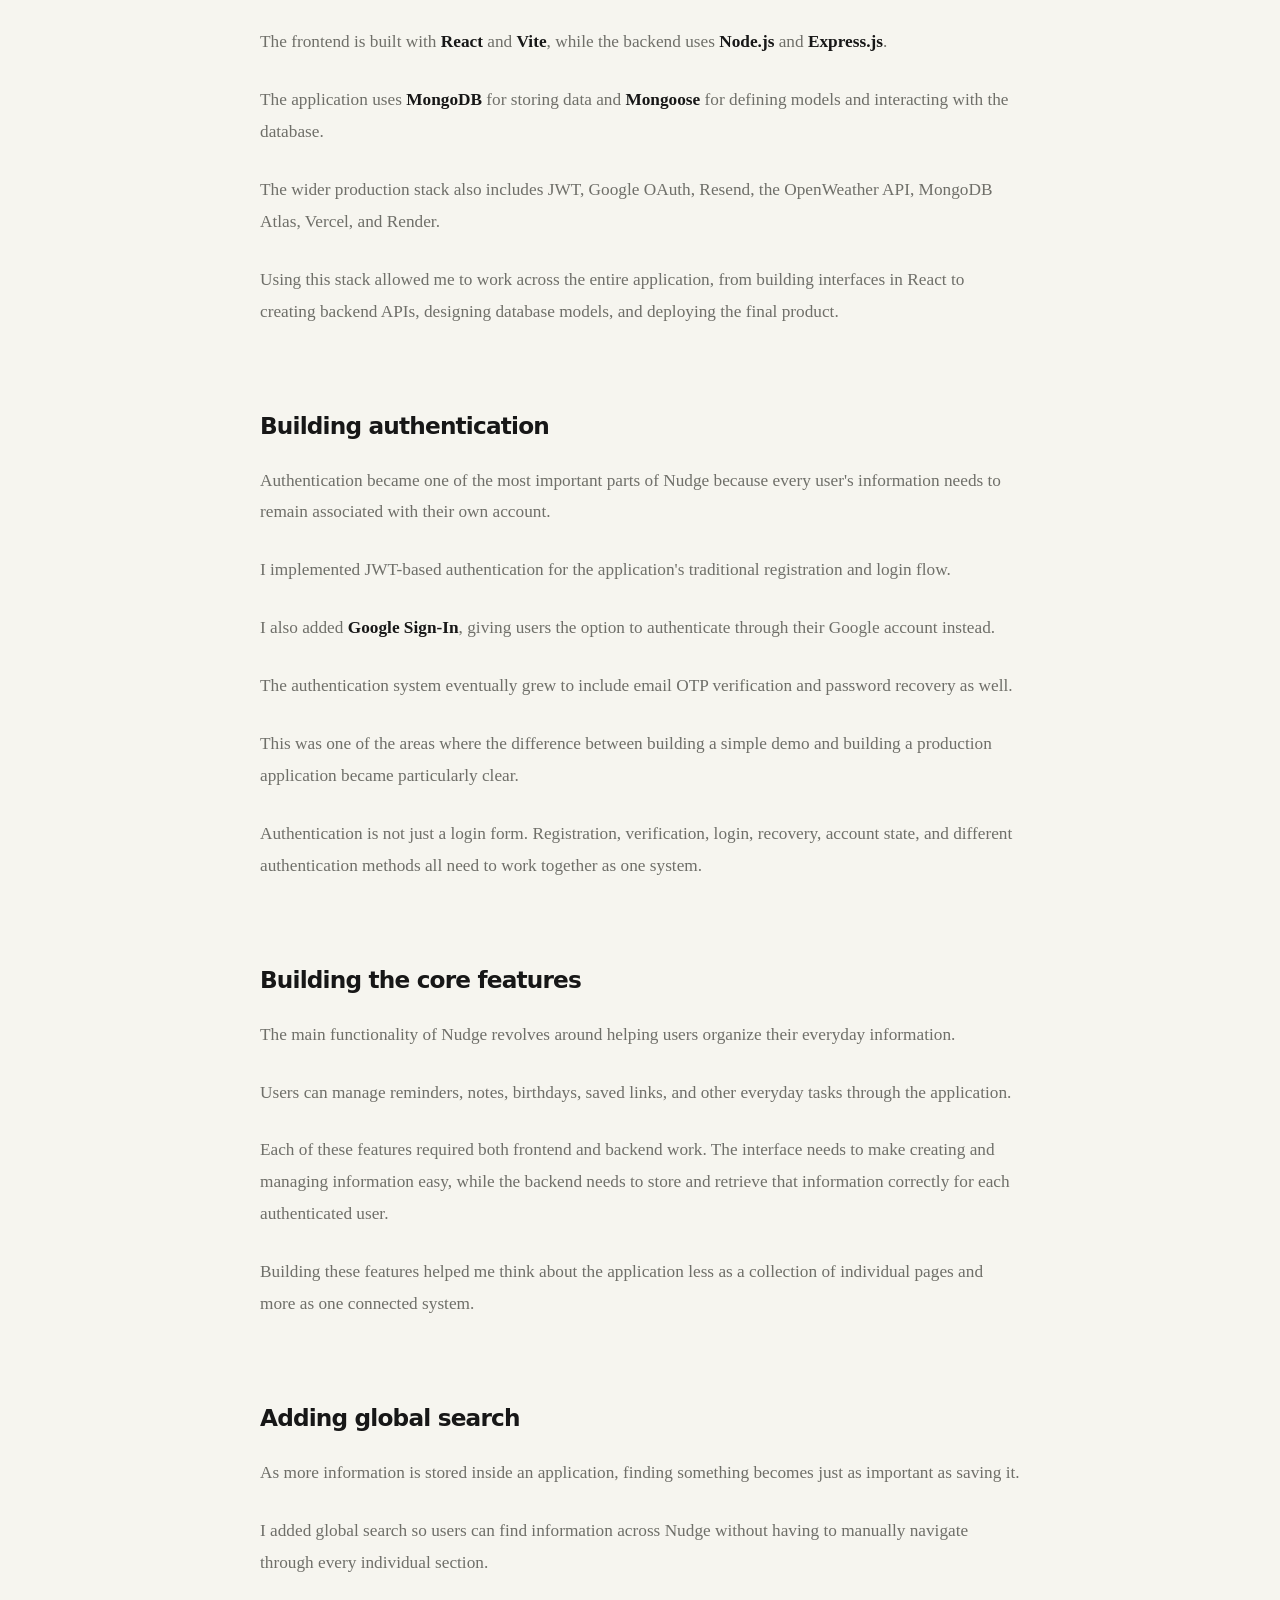
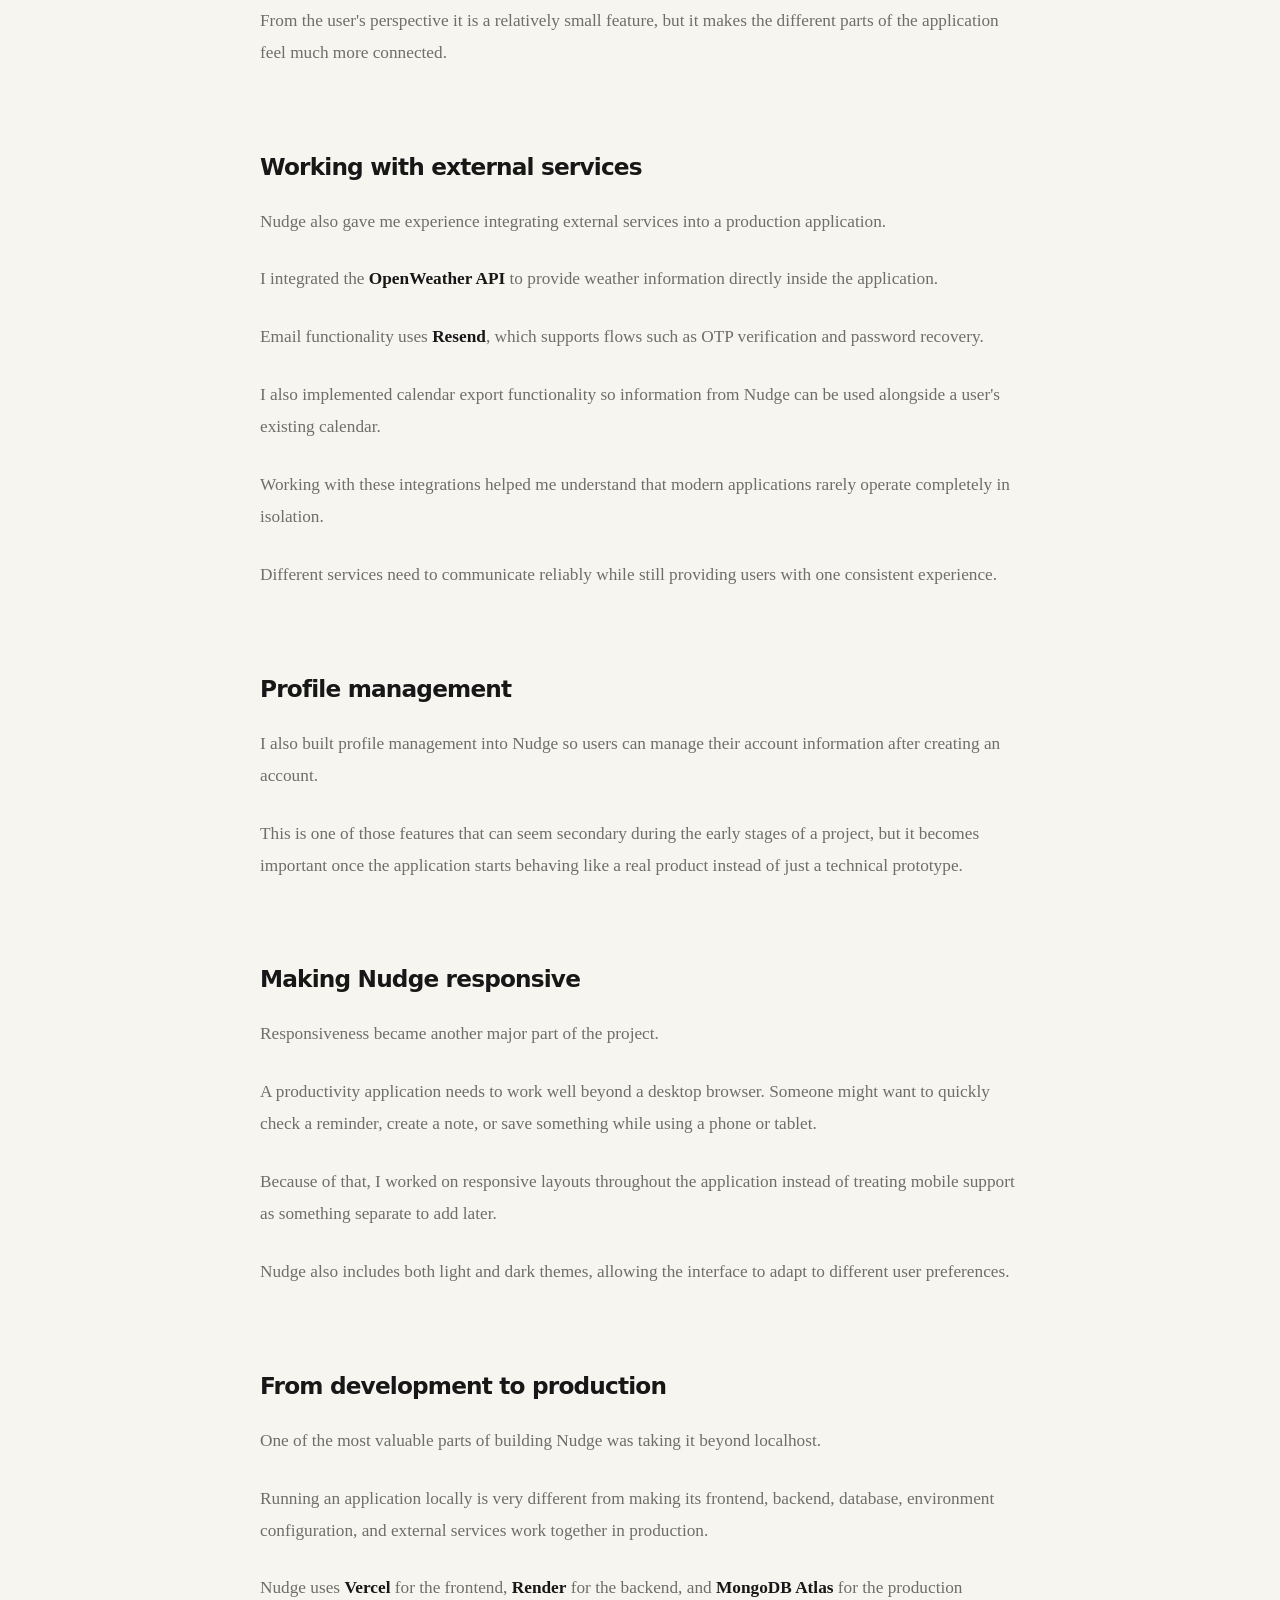
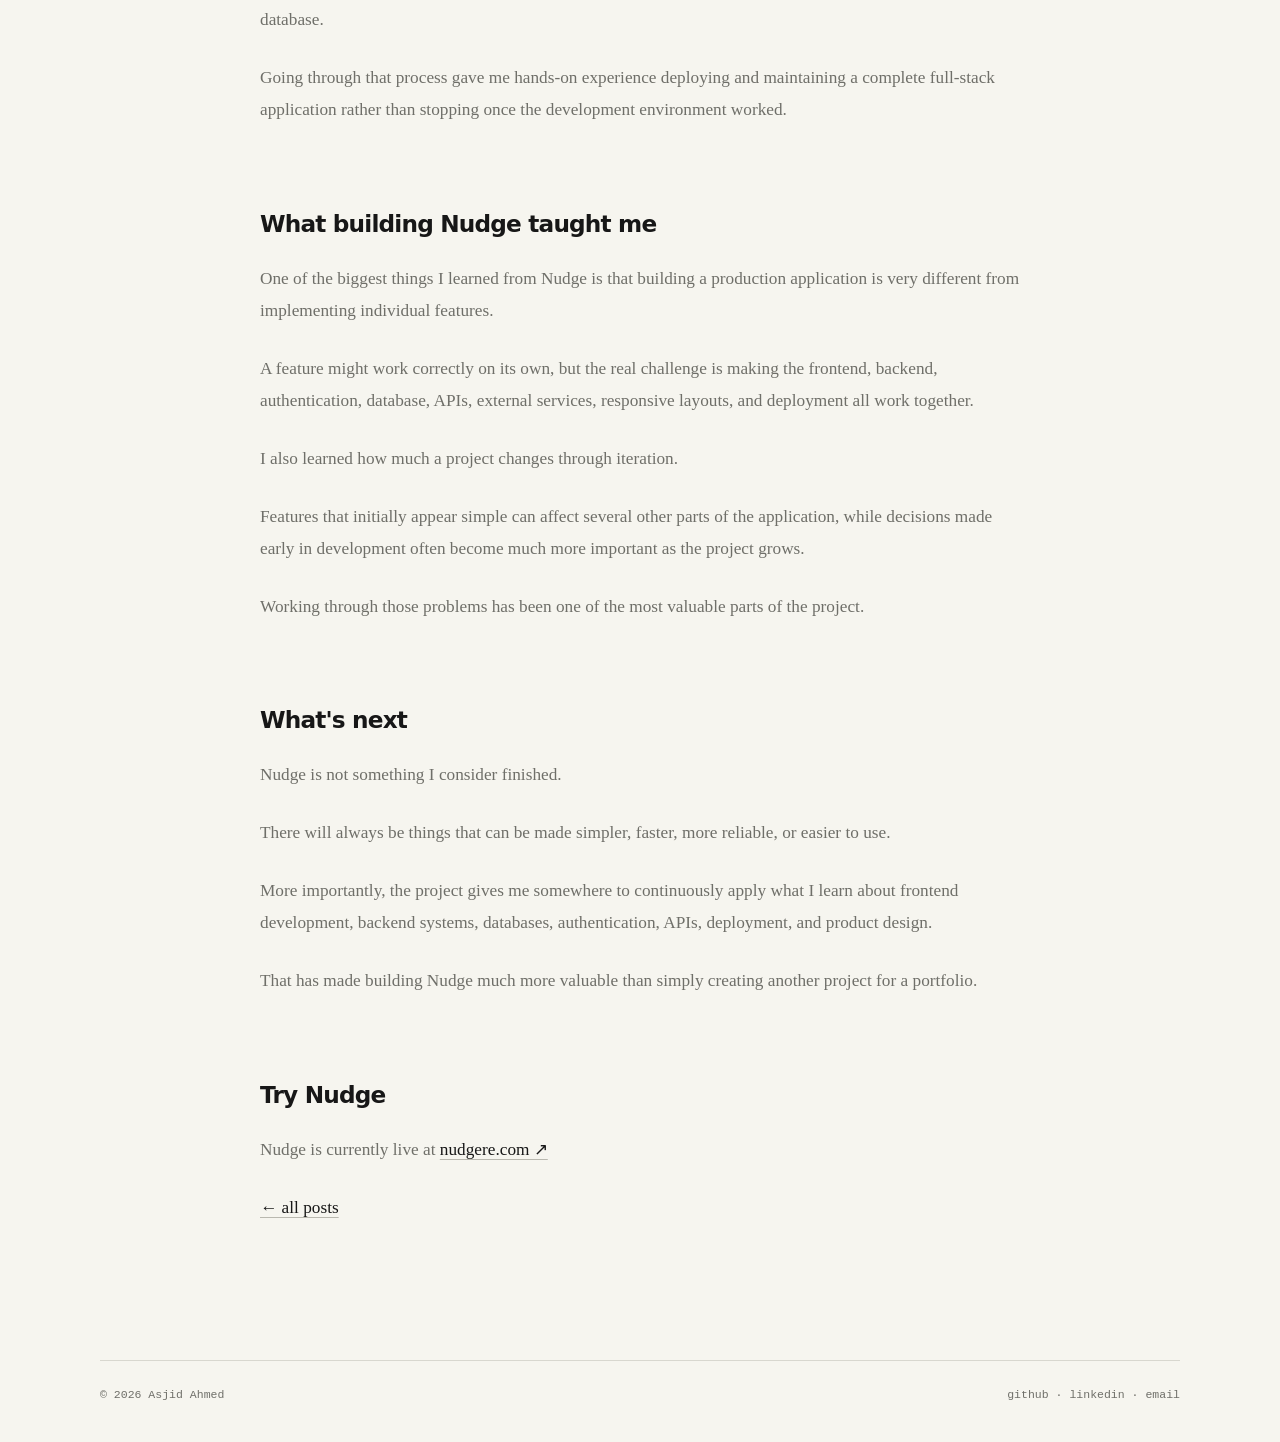
<file: post/Nudge/index.html>
<!DOCTYPE html>
<html lang="en">
<head>
  <meta charset="UTF-8">

  <meta
    name="viewport"
    content="width=device-width, initial-scale=1.0"
  >

  <meta
    name="description"
    content="How Asjid Ahmed built Nudge, a full-stack MERN productivity web application, from idea to production."
  >

  <title>Building Nudge: From Idea to Production — Asjid Ahmed</title>

  <link rel="stylesheet" href="../../css/style.css">
</head>

<body>

  <!-- =========================
       HEADER
  ========================== -->

  <header class="site-header">
    <div class="container nav">

      <div class="nav-left">

        <a class="home-link" href="../../index.html">
          ~/home
        </a>

        <a href="../../about/">
          about
        </a>

        <a href="../../blog/">
          blog
        </a>

        <a href="../../projects/">
          projects
        </a>

      </div>

      <div class="nav-right">

        <button
          class="theme-toggle"
          data-theme-toggle
          aria-label="Toggle theme"
        >
          ◐
        </button>

      </div>

    </div>
  </header>



  <!-- =========================
       ARTICLE
  ========================== -->

  <main>

    <article class="container article">

      <p class="eyebrow">
        // writing
      </p>


      <h1>
        Building Nudge: From Idea to Production
      </h1>


      <div class="article-meta">
        September 02, 2026 · #nudge · #mern · #fullstack
      </div>



      <p>
        Nudge started with a simple idea: everyday information is often
        scattered across too many different places.
      </p>

      <p>
        Reminders might live in one application, notes somewhere else,
        birthdays inside a calendar, and useful links buried in bookmarks
        or messages.
      </p>

      <p>
        I wanted to create one place where all of that information could
        be organized and accessed easily.
      </p>

      <p>
        That idea eventually became <strong>Nudge</strong>, a full-stack
        productivity web application built using the MERN stack.
      </p>



      <!-- =========================
           SECTION
      ========================== -->

      <h2>
        The idea behind Nudge
      </h2>

      <p>
        The goal was never to build another complicated productivity tool.
        I wanted Nudge to remain simple and useful.
      </p>

      <p>
        The application is designed around the kind of information people
        deal with every day: reminders, notes, birthdays, saved links,
        and other things that are useful but easy to forget.
      </p>

      <p>
        Instead of having that information spread across several different
        services, Nudge brings it together inside one centralized dashboard.
      </p>

      <p>
        What started as a relatively straightforward idea eventually became
        a much larger engineering project involving authentication,
        databases, APIs, responsive design, external services,
        deployment, and production infrastructure.
      </p>



      <!-- =========================
           SECTION
      ========================== -->

      <h2>
        Choosing the stack
      </h2>

      <p>
        I built Nudge using the MERN stack.
      </p>

      <p>
        The frontend is built with <strong>React</strong> and
        <strong>Vite</strong>, while the backend uses
        <strong>Node.js</strong> and <strong>Express.js</strong>.
      </p>

      <p>
        The application uses <strong>MongoDB</strong> for storing data
        and <strong>Mongoose</strong> for defining models and interacting
        with the database.
      </p>

      <p>
        The wider production stack also includes JWT, Google OAuth,
        Resend, the OpenWeather API, MongoDB Atlas, Vercel, and Render.
      </p>

      <p>
        Using this stack allowed me to work across the entire application,
        from building interfaces in React to creating backend APIs,
        designing database models, and deploying the final product.
      </p>



      <!-- =========================
           SECTION
      ========================== -->

      <h2>
        Building authentication
      </h2>

      <p>
        Authentication became one of the most important parts of Nudge
        because every user's information needs to remain associated
        with their own account.
      </p>

      <p>
        I implemented JWT-based authentication for the application's
        traditional registration and login flow.
      </p>

      <p>
        I also added <strong>Google Sign-In</strong>, giving users the
        option to authenticate through their Google account instead.
      </p>

      <p>
        The authentication system eventually grew to include
        email OTP verification and password recovery as well.
      </p>

      <p>
        This was one of the areas where the difference between building
        a simple demo and building a production application became
        particularly clear.
      </p>

      <p>
        Authentication is not just a login form. Registration,
        verification, login, recovery, account state, and different
        authentication methods all need to work together as one system.
      </p>



      <!-- =========================
           SECTION
      ========================== -->

      <h2>
        Building the core features
      </h2>

      <p>
        The main functionality of Nudge revolves around helping users
        organize their everyday information.
      </p>

      <p>
        Users can manage reminders, notes, birthdays, saved links,
        and other everyday tasks through the application.
      </p>

      <p>
        Each of these features required both frontend and backend work.
        The interface needs to make creating and managing information easy,
        while the backend needs to store and retrieve that information
        correctly for each authenticated user.
      </p>

      <p>
        Building these features helped me think about the application less
        as a collection of individual pages and more as one connected system.
      </p>



      <!-- =========================
           SECTION
      ========================== -->

      <h2>
        Adding global search
      </h2>

      <p>
        As more information is stored inside an application, finding
        something becomes just as important as saving it.
      </p>

      <p>
        I added global search so users can find information across Nudge
        without having to manually navigate through every individual section.
      </p>

      <p>
        From the user's perspective it is a relatively small feature,
        but it makes the different parts of the application feel much more
        connected.
      </p>



      <!-- =========================
           SECTION
      ========================== -->

      <h2>
        Working with external services
      </h2>

      <p>
        Nudge also gave me experience integrating external services into
        a production application.
      </p>

      <p>
        I integrated the <strong>OpenWeather API</strong> to provide
        weather information directly inside the application.
      </p>

      <p>
        Email functionality uses <strong>Resend</strong>, which supports
        flows such as OTP verification and password recovery.
      </p>

      <p>
        I also implemented calendar export functionality so information
        from Nudge can be used alongside a user's existing calendar.
      </p>

      <p>
        Working with these integrations helped me understand that modern
        applications rarely operate completely in isolation.
      </p>

      <p>
        Different services need to communicate reliably while still
        providing users with one consistent experience.
      </p>



      <!-- =========================
           SECTION
      ========================== -->

      <h2>
        Profile management
      </h2>

      <p>
        I also built profile management into Nudge so users can manage
        their account information after creating an account.
      </p>

      <p>
        This is one of those features that can seem secondary during
        the early stages of a project, but it becomes important once
        the application starts behaving like a real product instead
        of just a technical prototype.
      </p>



      <!-- =========================
           SECTION
      ========================== -->

      <h2>
        Making Nudge responsive
      </h2>

      <p>
        Responsiveness became another major part of the project.
      </p>

      <p>
        A productivity application needs to work well beyond a desktop
        browser. Someone might want to quickly check a reminder,
        create a note, or save something while using a phone or tablet.
      </p>

      <p>
        Because of that, I worked on responsive layouts throughout
        the application instead of treating mobile support as something
        separate to add later.
      </p>

      <p>
        Nudge also includes both light and dark themes, allowing the
        interface to adapt to different user preferences.
      </p>



      <!-- =========================
           SECTION
      ========================== -->

      <h2>
        From development to production
      </h2>

      <p>
        One of the most valuable parts of building Nudge was taking it
        beyond localhost.
      </p>

      <p>
        Running an application locally is very different from making
        its frontend, backend, database, environment configuration,
        and external services work together in production.
      </p>

      <p>
        Nudge uses <strong>Vercel</strong> for the frontend,
        <strong>Render</strong> for the backend, and
        <strong>MongoDB Atlas</strong> for the production database.
      </p>

      <p>
        Going through that process gave me hands-on experience deploying
        and maintaining a complete full-stack application rather than
        stopping once the development environment worked.
      </p>



      <!-- =========================
           SECTION
      ========================== -->

      <h2>
        What building Nudge taught me
      </h2>

      <p>
        One of the biggest things I learned from Nudge is that building
        a production application is very different from implementing
        individual features.
      </p>

      <p>
        A feature might work correctly on its own, but the real challenge
        is making the frontend, backend, authentication, database,
        APIs, external services, responsive layouts, and deployment
        all work together.
      </p>

      <p>
        I also learned how much a project changes through iteration.
      </p>

      <p>
        Features that initially appear simple can affect several other
        parts of the application, while decisions made early in development
        often become much more important as the project grows.
      </p>

      <p>
        Working through those problems has been one of the most valuable
        parts of the project.
      </p>



      <!-- =========================
           SECTION
      ========================== -->

      <h2>
        What's next
      </h2>

      <p>
        Nudge is not something I consider finished.
      </p>

      <p>
        There will always be things that can be made simpler, faster,
        more reliable, or easier to use.
      </p>

      <p>
        More importantly, the project gives me somewhere to continuously
        apply what I learn about frontend development, backend systems,
        databases, authentication, APIs, deployment, and product design.
      </p>

      <p>
        That has made building Nudge much more valuable than simply
        creating another project for a portfolio.
      </p>



      <!-- =========================
           SECTION
      ========================== -->

      <h2>
        Try Nudge
      </h2>

      <p>
        Nudge is currently live at
        <a
          href="https://nudgere.com"
          target="_blank"
          rel="noopener noreferrer"
        >
          nudgere.com ↗
        </a>
      </p>



      <!-- BACK TO BLOG -->

      <p>
        <a href="../../blog/">
          ← all posts
        </a>
      </p>

    </article>

  </main>



  <!-- =========================
       FOOTER
  ========================== -->

  <footer>

    <div class="container footer-row">

      <span>
        © 2026 Asjid Ahmed
      </span>

      <span>

        <a
          href="https://github.com/frost64"
          target="_blank"
          rel="noopener noreferrer"
        >
          github
        </a>

        ·

        <a
          href="https://www.linkedin.com/in/asjid-ahmed"
          target="_blank"
          rel="noopener noreferrer"
        >
          linkedin
        </a>

        ·

        <a href="mailto:asjidahmed6@gmail.com">
          email
        </a>

      </span>

    </div>

  </footer>


  <script src="../../js/theme.js"></script>

</body>
</html>
</file>
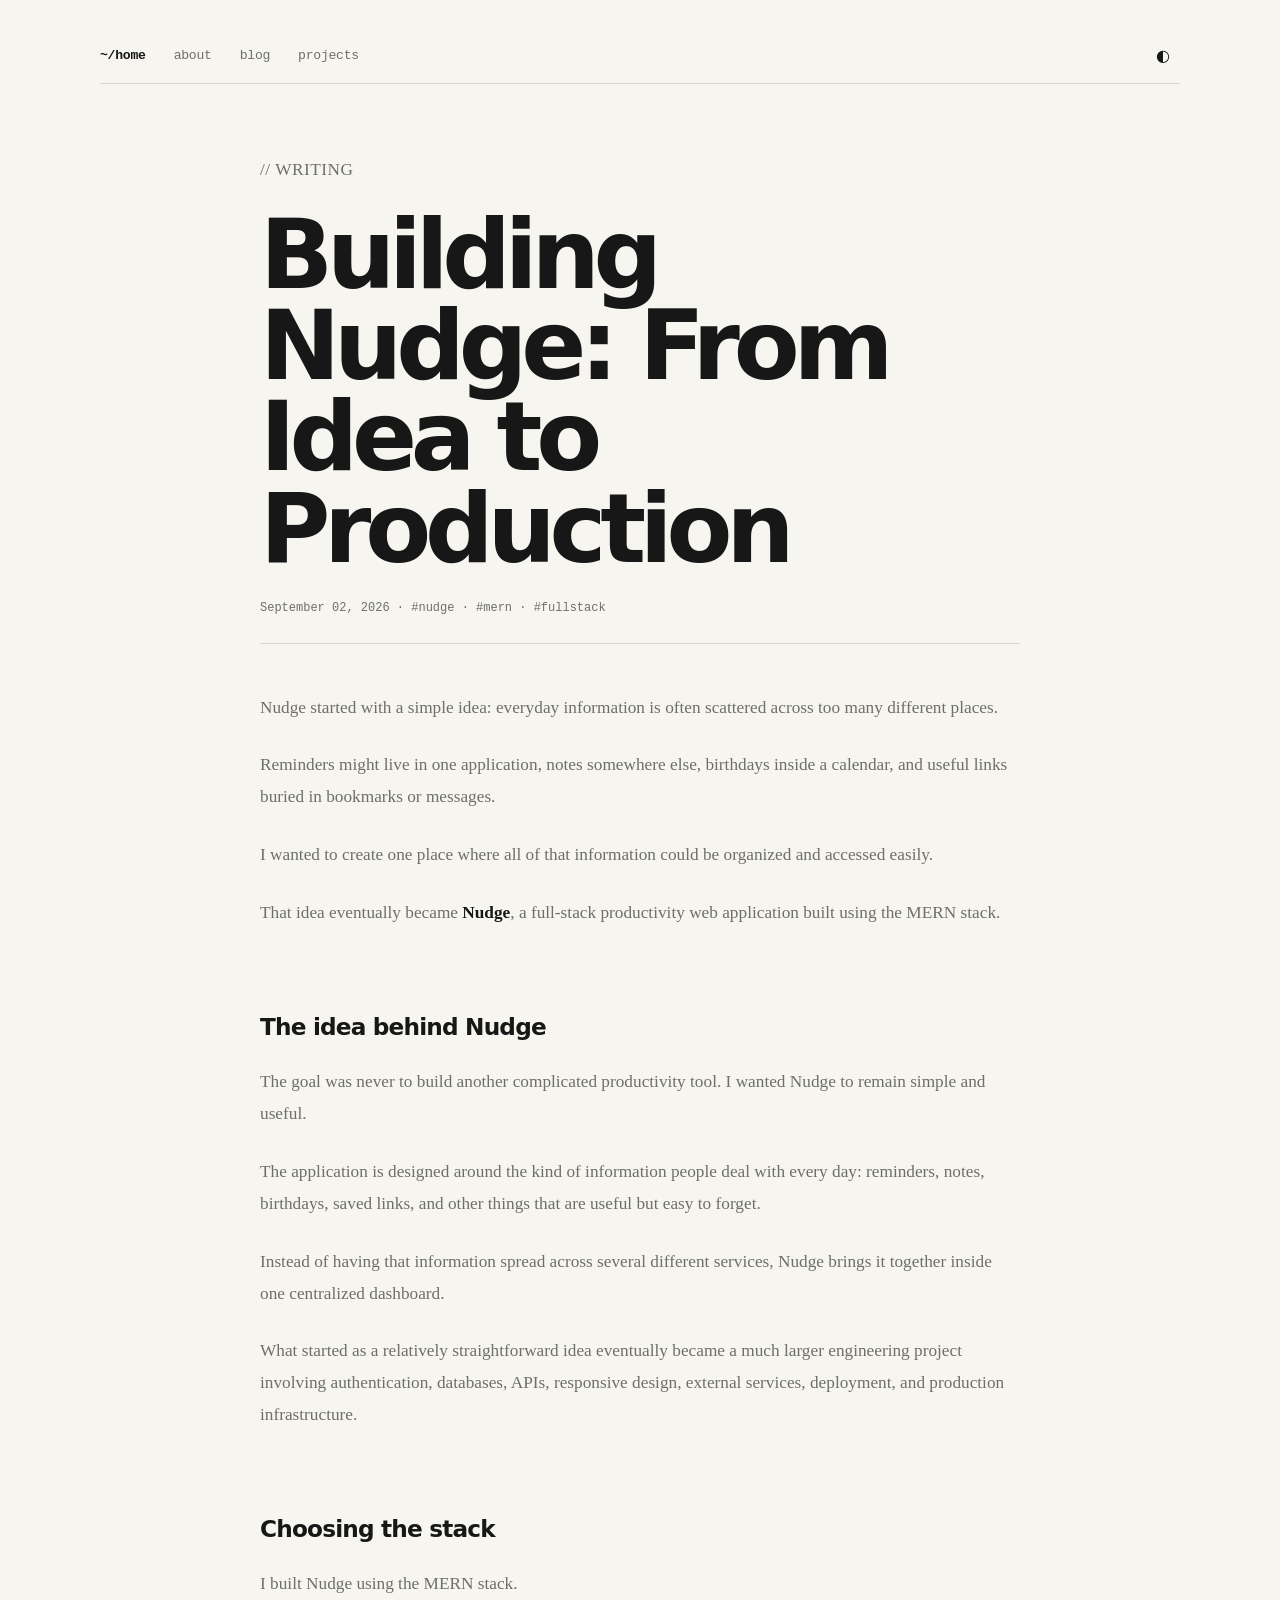
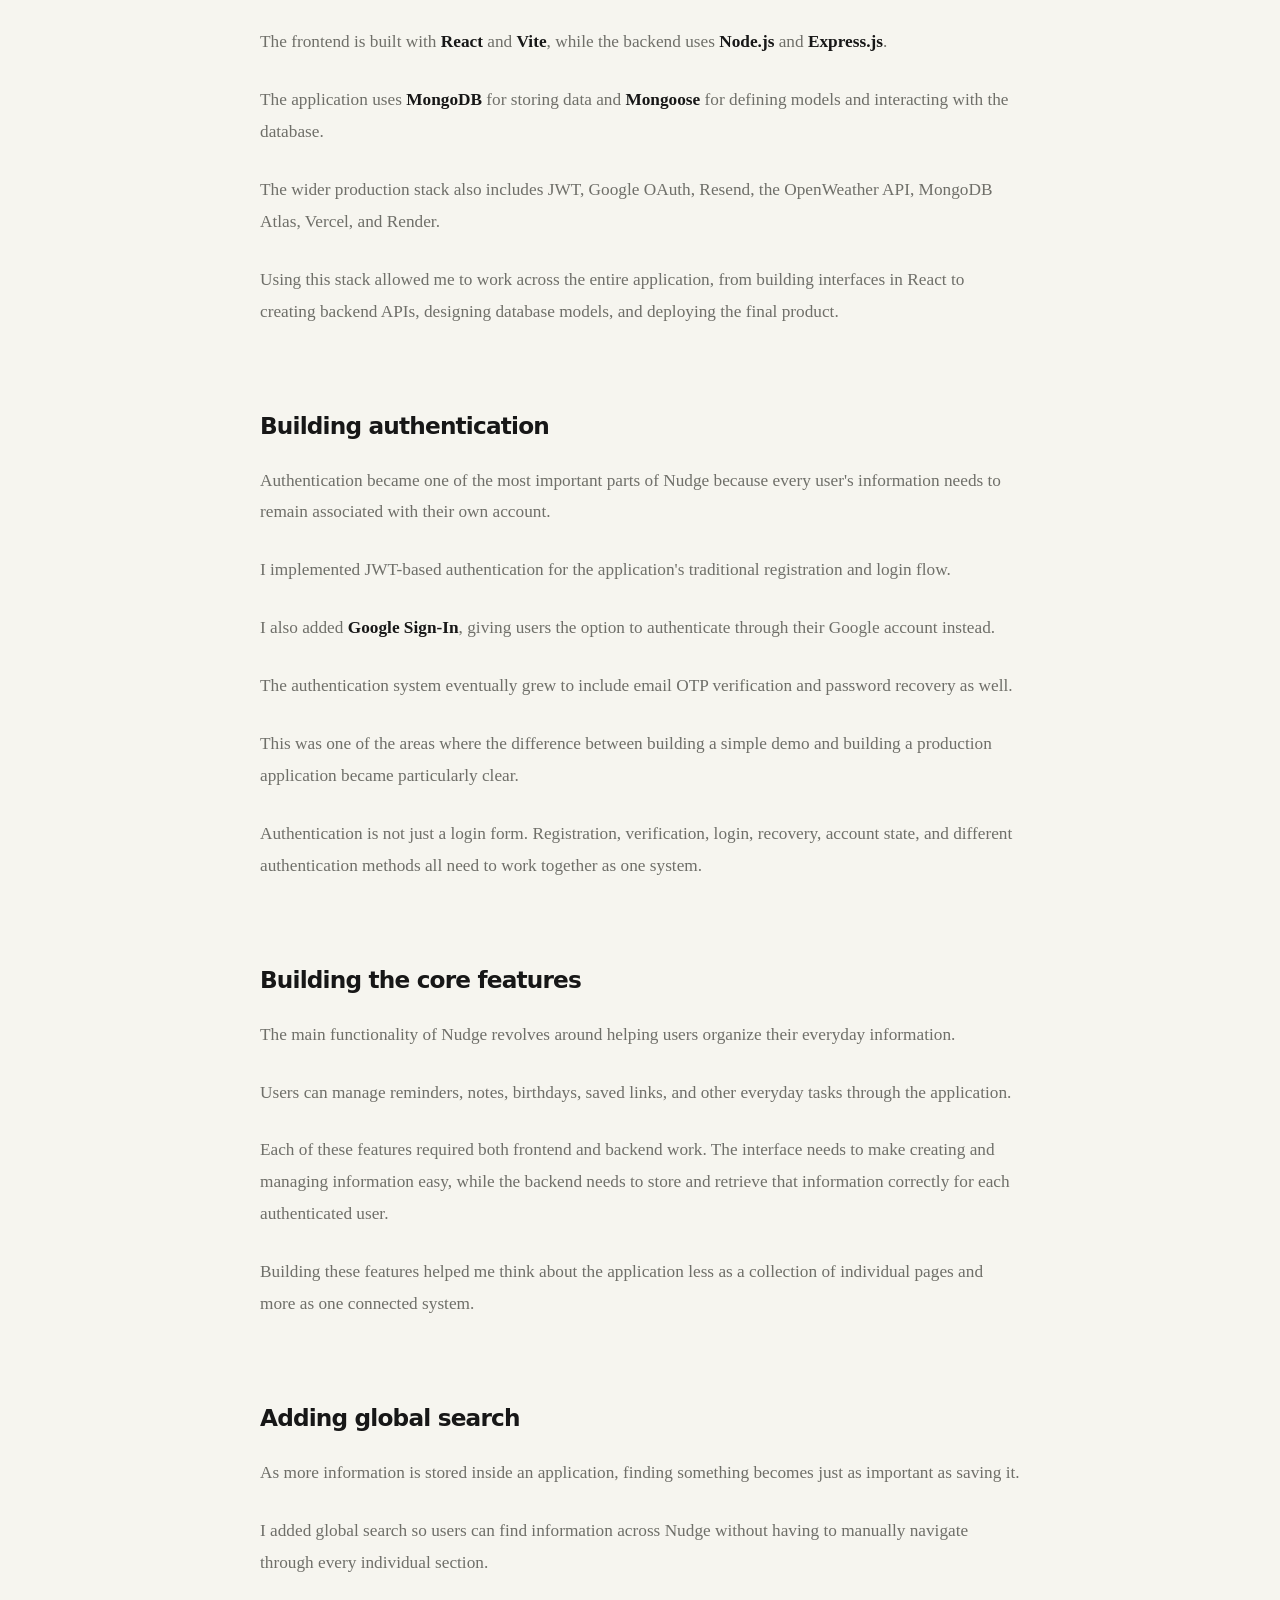
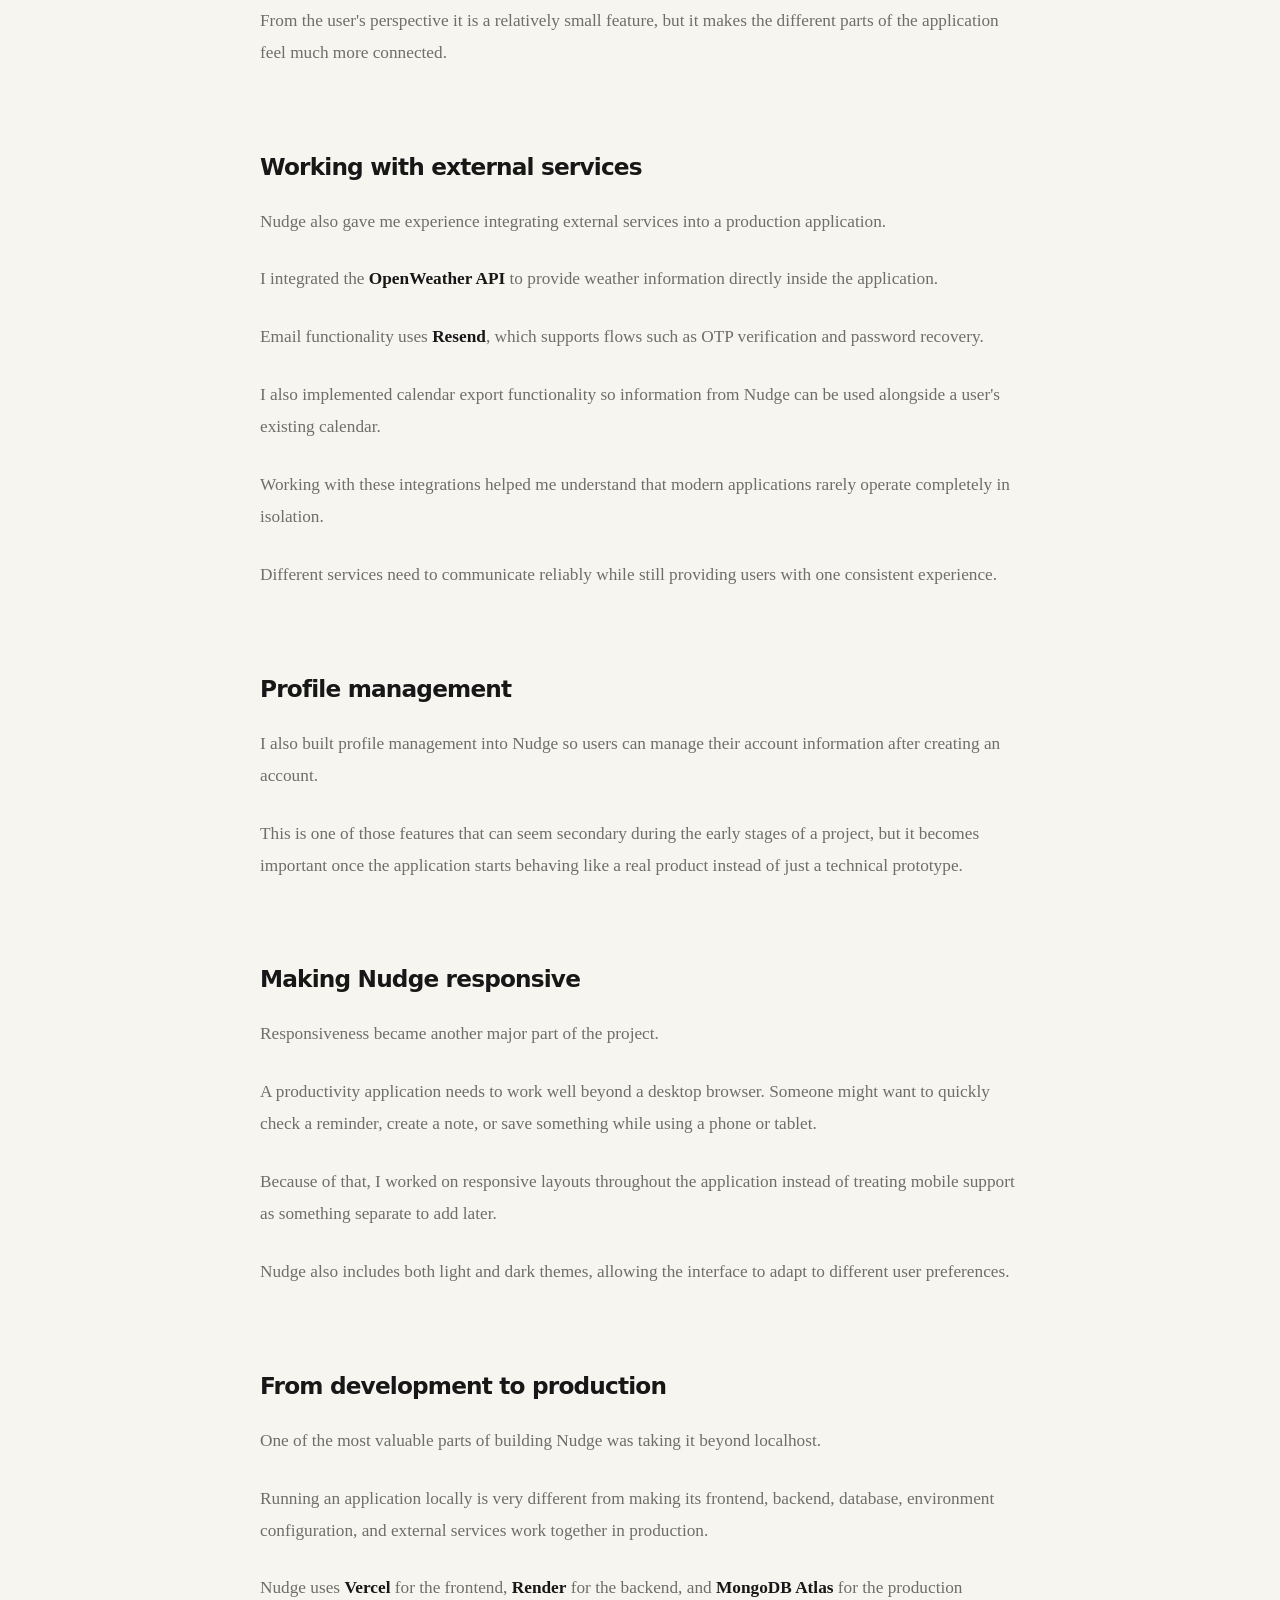
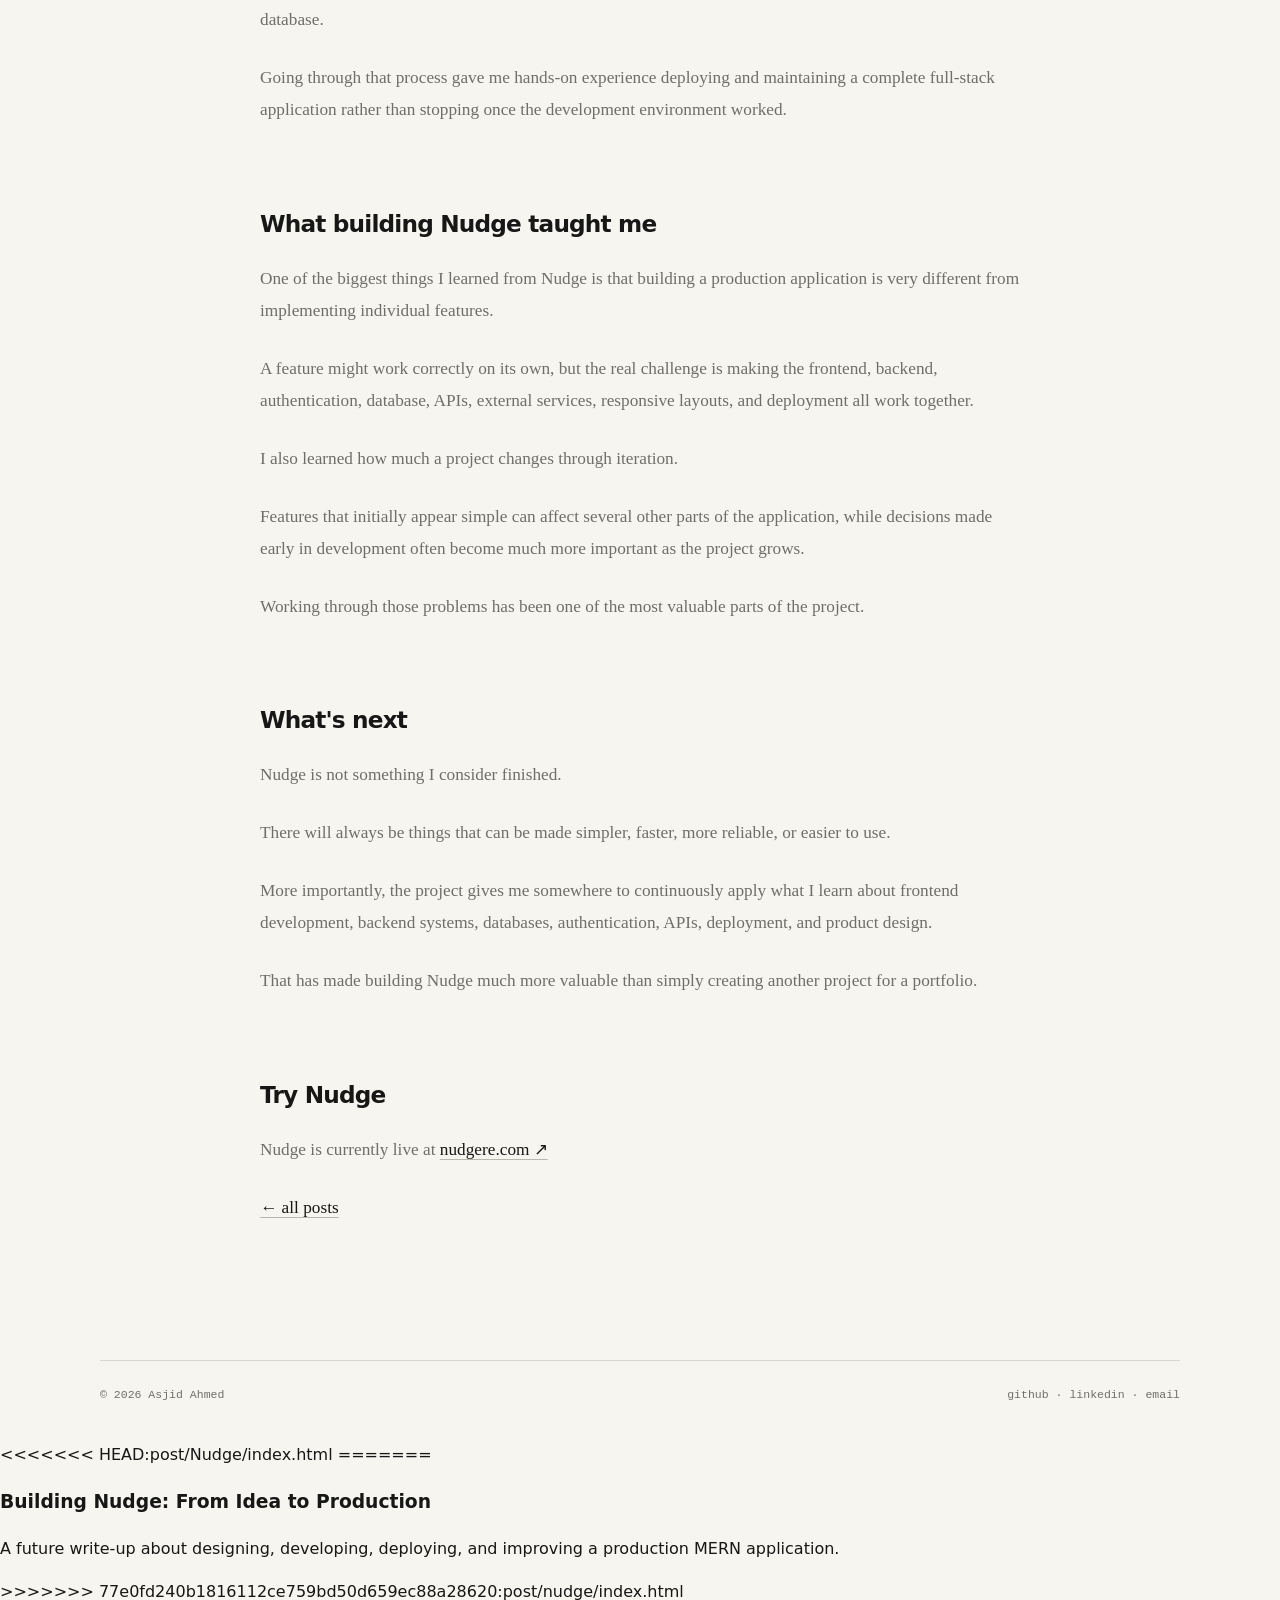
<file: post/nudge/index.html>
<!DOCTYPE html>
<html lang="en">
<head>
  <meta charset="UTF-8">

  <meta
    name="viewport"
    content="width=device-width, initial-scale=1.0"
  >

  <meta
    name="description"
    content="How Asjid Ahmed built Nudge, a full-stack MERN productivity web application, from idea to production."
  >

  <title>Building Nudge: From Idea to Production — Asjid Ahmed</title>

  <link rel="stylesheet" href="../../css/style.css">
</head>

<body>

  <!-- =========================
       HEADER
  ========================== -->

  <header class="site-header">
    <div class="container nav">

      <div class="nav-left">

        <a class="home-link" href="../../index.html">
          ~/home
        </a>

        <a href="../../about/">
          about
        </a>

        <a href="../../blog/">
          blog
        </a>

        <a href="../../projects/">
          projects
        </a>

      </div>

      <div class="nav-right">

        <button
          class="theme-toggle"
          data-theme-toggle
          aria-label="Toggle theme"
        >
          ◐
        </button>

      </div>

    </div>
  </header>



  <!-- =========================
       ARTICLE
  ========================== -->

  <main>

    <article class="container article">

      <p class="eyebrow">
        // writing
      </p>


      <h1>
        Building Nudge: From Idea to Production
      </h1>


      <div class="article-meta">
        September 02, 2026 · #nudge · #mern · #fullstack
      </div>



      <p>
        Nudge started with a simple idea: everyday information is often
        scattered across too many different places.
      </p>

      <p>
        Reminders might live in one application, notes somewhere else,
        birthdays inside a calendar, and useful links buried in bookmarks
        or messages.
      </p>

      <p>
        I wanted to create one place where all of that information could
        be organized and accessed easily.
      </p>

      <p>
        That idea eventually became <strong>Nudge</strong>, a full-stack
        productivity web application built using the MERN stack.
      </p>



      <!-- =========================
           SECTION
      ========================== -->

      <h2>
        The idea behind Nudge
      </h2>

      <p>
        The goal was never to build another complicated productivity tool.
        I wanted Nudge to remain simple and useful.
      </p>

      <p>
        The application is designed around the kind of information people
        deal with every day: reminders, notes, birthdays, saved links,
        and other things that are useful but easy to forget.
      </p>

      <p>
        Instead of having that information spread across several different
        services, Nudge brings it together inside one centralized dashboard.
      </p>

      <p>
        What started as a relatively straightforward idea eventually became
        a much larger engineering project involving authentication,
        databases, APIs, responsive design, external services,
        deployment, and production infrastructure.
      </p>



      <!-- =========================
           SECTION
      ========================== -->

      <h2>
        Choosing the stack
      </h2>

      <p>
        I built Nudge using the MERN stack.
      </p>

      <p>
        The frontend is built with <strong>React</strong> and
        <strong>Vite</strong>, while the backend uses
        <strong>Node.js</strong> and <strong>Express.js</strong>.
      </p>

      <p>
        The application uses <strong>MongoDB</strong> for storing data
        and <strong>Mongoose</strong> for defining models and interacting
        with the database.
      </p>

      <p>
        The wider production stack also includes JWT, Google OAuth,
        Resend, the OpenWeather API, MongoDB Atlas, Vercel, and Render.
      </p>

      <p>
        Using this stack allowed me to work across the entire application,
        from building interfaces in React to creating backend APIs,
        designing database models, and deploying the final product.
      </p>



      <!-- =========================
           SECTION
      ========================== -->

      <h2>
        Building authentication
      </h2>

      <p>
        Authentication became one of the most important parts of Nudge
        because every user's information needs to remain associated
        with their own account.
      </p>

      <p>
        I implemented JWT-based authentication for the application's
        traditional registration and login flow.
      </p>

      <p>
        I also added <strong>Google Sign-In</strong>, giving users the
        option to authenticate through their Google account instead.
      </p>

      <p>
        The authentication system eventually grew to include
        email OTP verification and password recovery as well.
      </p>

      <p>
        This was one of the areas where the difference between building
        a simple demo and building a production application became
        particularly clear.
      </p>

      <p>
        Authentication is not just a login form. Registration,
        verification, login, recovery, account state, and different
        authentication methods all need to work together as one system.
      </p>



      <!-- =========================
           SECTION
      ========================== -->

      <h2>
        Building the core features
      </h2>

      <p>
        The main functionality of Nudge revolves around helping users
        organize their everyday information.
      </p>

      <p>
        Users can manage reminders, notes, birthdays, saved links,
        and other everyday tasks through the application.
      </p>

      <p>
        Each of these features required both frontend and backend work.
        The interface needs to make creating and managing information easy,
        while the backend needs to store and retrieve that information
        correctly for each authenticated user.
      </p>

      <p>
        Building these features helped me think about the application less
        as a collection of individual pages and more as one connected system.
      </p>



      <!-- =========================
           SECTION
      ========================== -->

      <h2>
        Adding global search
      </h2>

      <p>
        As more information is stored inside an application, finding
        something becomes just as important as saving it.
      </p>

      <p>
        I added global search so users can find information across Nudge
        without having to manually navigate through every individual section.
      </p>

      <p>
        From the user's perspective it is a relatively small feature,
        but it makes the different parts of the application feel much more
        connected.
      </p>



      <!-- =========================
           SECTION
      ========================== -->

      <h2>
        Working with external services
      </h2>

      <p>
        Nudge also gave me experience integrating external services into
        a production application.
      </p>

      <p>
        I integrated the <strong>OpenWeather API</strong> to provide
        weather information directly inside the application.
      </p>

      <p>
        Email functionality uses <strong>Resend</strong>, which supports
        flows such as OTP verification and password recovery.
      </p>

      <p>
        I also implemented calendar export functionality so information
        from Nudge can be used alongside a user's existing calendar.
      </p>

      <p>
        Working with these integrations helped me understand that modern
        applications rarely operate completely in isolation.
      </p>

      <p>
        Different services need to communicate reliably while still
        providing users with one consistent experience.
      </p>



      <!-- =========================
           SECTION
      ========================== -->

      <h2>
        Profile management
      </h2>

      <p>
        I also built profile management into Nudge so users can manage
        their account information after creating an account.
      </p>

      <p>
        This is one of those features that can seem secondary during
        the early stages of a project, but it becomes important once
        the application starts behaving like a real product instead
        of just a technical prototype.
      </p>



      <!-- =========================
           SECTION
      ========================== -->

      <h2>
        Making Nudge responsive
      </h2>

      <p>
        Responsiveness became another major part of the project.
      </p>

      <p>
        A productivity application needs to work well beyond a desktop
        browser. Someone might want to quickly check a reminder,
        create a note, or save something while using a phone or tablet.
      </p>

      <p>
        Because of that, I worked on responsive layouts throughout
        the application instead of treating mobile support as something
        separate to add later.
      </p>

      <p>
        Nudge also includes both light and dark themes, allowing the
        interface to adapt to different user preferences.
      </p>



      <!-- =========================
           SECTION
      ========================== -->

      <h2>
        From development to production
      </h2>

      <p>
        One of the most valuable parts of building Nudge was taking it
        beyond localhost.
      </p>

      <p>
        Running an application locally is very different from making
        its frontend, backend, database, environment configuration,
        and external services work together in production.
      </p>

      <p>
        Nudge uses <strong>Vercel</strong> for the frontend,
        <strong>Render</strong> for the backend, and
        <strong>MongoDB Atlas</strong> for the production database.
      </p>

      <p>
        Going through that process gave me hands-on experience deploying
        and maintaining a complete full-stack application rather than
        stopping once the development environment worked.
      </p>



      <!-- =========================
           SECTION
      ========================== -->

      <h2>
        What building Nudge taught me
      </h2>

      <p>
        One of the biggest things I learned from Nudge is that building
        a production application is very different from implementing
        individual features.
      </p>

      <p>
        A feature might work correctly on its own, but the real challenge
        is making the frontend, backend, authentication, database,
        APIs, external services, responsive layouts, and deployment
        all work together.
      </p>

      <p>
        I also learned how much a project changes through iteration.
      </p>

      <p>
        Features that initially appear simple can affect several other
        parts of the application, while decisions made early in development
        often become much more important as the project grows.
      </p>

      <p>
        Working through those problems has been one of the most valuable
        parts of the project.
      </p>



      <!-- =========================
           SECTION
      ========================== -->

      <h2>
        What's next
      </h2>

      <p>
        Nudge is not something I consider finished.
      </p>

      <p>
        There will always be things that can be made simpler, faster,
        more reliable, or easier to use.
      </p>

      <p>
        More importantly, the project gives me somewhere to continuously
        apply what I learn about frontend development, backend systems,
        databases, authentication, APIs, deployment, and product design.
      </p>

      <p>
        That has made building Nudge much more valuable than simply
        creating another project for a portfolio.
      </p>



      <!-- =========================
           SECTION
      ========================== -->

      <h2>
        Try Nudge
      </h2>

      <p>
        Nudge is currently live at
        <a
          href="https://nudgere.com"
          target="_blank"
          rel="noopener noreferrer"
        >
          nudgere.com ↗
        </a>
      </p>



      <!-- BACK TO BLOG -->

      <p>
        <a href="../../blog/">
          ← all posts
        </a>
      </p>

    </article>

  </main>



  <!-- =========================
       FOOTER
  ========================== -->

  <footer>

    <div class="container footer-row">

      <span>
        © 2026 Asjid Ahmed
      </span>

      <span>

        <a
          href="https://github.com/frost64"
          target="_blank"
          rel="noopener noreferrer"
        >
          github
        </a>

        ·

        <a
          href="https://www.linkedin.com/in/asjid-ahmed"
          target="_blank"
          rel="noopener noreferrer"
        >
          linkedin
        </a>

        ·

        <a href="mailto:asjidahmed6@gmail.com">
          email
        </a>

      </span>

    </div>

  </footer>


  <script src="../../js/theme.js"></script>

<<<<<<< HEAD:post/Nudge/index.html
</body>
</html>
=======
    <h3>
      Building Nudge: From Idea to Production
    </h3>

    <p>
      A future write-up about designing, developing,
      deploying, and improving a production MERN application.
    </p>

  </div>

</li>
>>>>>>> 77e0fd240b1816112ce759bd50d659ec88a28620:post/nudge/index.html
</file>
<file: css/style.css>
:root {
  --bg: #f6f5ef;
  --surface: #eeede6;
  --surface-hover: #e8e7df;

  --text: #171717;
  --muted: #6f6f69;
  --faint: #9a9a93;

  --border: #d8d7cf;
  --border-strong: #b9b8af;

  --accent: #315cff;

  --max-width: 1080px;
  --article-width: 760px;

  --transition: 180ms ease;
}


/* =========================
   DARK THEME
========================= */

[data-theme="dark"] {
  --bg: #101210;
  --surface: #191b18;
  --surface-hover: #20231f;

  --text: #f2f2ec;
  --muted: #aaa9a2;
  --faint: #74756f;

  --border: #31342f;
  --border-strong: #474b45;

  --accent: #8da9ff;
}


/* =========================
   RESET
========================= */

* {
  box-sizing: border-box;
}

html {
  scroll-behavior: smooth;
}

body {
  margin: 0;

  background: var(--bg);
  color: var(--text);

  font-family:
    Inter,
    ui-sans-serif,
    system-ui,
    -apple-system,
    BlinkMacSystemFont,
    "Segoe UI",
    sans-serif;

  font-size: 16px;
  line-height: 1.65;

  -webkit-font-smoothing: antialiased;

  transition:
    background-color var(--transition),
    color var(--transition);
}

::selection {
  background: var(--text);
  color: var(--bg);
}


/* =========================
   LINKS
========================= */

a {
  color: inherit;
  text-decoration: none;

  transition:
    color var(--transition),
    opacity var(--transition);
}

a:hover {
  color: var(--accent);
}


/* =========================
   GLOBAL CONTAINER
========================= */

.container {
  width: min(
    calc(100% - 48px),
    var(--max-width)
  );

  margin-inline: auto;
}


/* =========================
   HEADER
========================= */

.site-header {
  padding-top: 28px;
}


.nav {
  display: flex;
  align-items: center;
  justify-content: space-between;

  min-height: 56px;

  border-bottom: 1px solid var(--border);
}


.nav-left,
.nav-right {
  display: flex;
  align-items: center;
}


.nav-left {
  gap: 28px;
}


.nav-right {
  gap: 14px;
}


.nav a {
  position: relative;

  color: var(--muted);

  font-family:
    "SFMono-Regular",
    Consolas,
    "Liberation Mono",
    "Courier New",
    monospace;

  font-size: 0.82rem;
  letter-spacing: -0.02em;
}


.nav a:hover {
  color: var(--text);
}


.home-link {
  color: var(--text) !important;
  font-weight: 600;
}


/* =========================
   THEME BUTTON
========================= */

.theme-toggle {
  width: 34px;
  height: 34px;

  display: grid;
  place-items: center;

  border: 1px solid transparent;
  border-radius: 50%;

  background: transparent;
  color: var(--text);

  cursor: pointer;

  font-size: 1rem;

  transition:
    border-color var(--transition),
    background-color var(--transition),
    transform var(--transition);
}


.theme-toggle:hover {
  border-color: var(--border);
  background: var(--surface);

  transform: rotate(12deg);
}


/* =========================
   HERO
========================= */

.hero {
  padding:
    clamp(80px, 12vw, 145px)
    0
    clamp(80px, 9vw, 115px);
}


.eyebrow {
  margin: 0 0 24px;

  color: var(--muted);

  font-family:
    "SFMono-Regular",
    Consolas,
    "Liberation Mono",
    "Courier New",
    monospace;

  font-size: 0.78rem;
  letter-spacing: 0.03em;
  text-transform: uppercase;
}


.hero h1 {
  max-width: 900px;

  margin: 0;

  font-size: clamp(4.8rem, 13vw, 9.5rem);
  font-weight: 650;

  line-height: 0.79;
  letter-spacing: -0.085em;
}


.hero-copy {
  max-width: 720px;

  margin-top: 52px;

  color: var(--muted);

  font-size: clamp(1rem, 1.6vw, 1.12rem);
  line-height: 1.85;
}


.hero-copy p {
  margin:
    0
    0
    18px;
}


.hero-copy strong {
  color: var(--text);
  font-weight: 550;
}


/* =========================
   HERO LINKS
========================= */

.links-row {
  display: flex;
  flex-wrap: wrap;

  gap: 10px 24px;

  margin-top: 34px;
}


.links-row a {
  color: var(--text);

  font-family:
    "SFMono-Regular",
    Consolas,
    "Liberation Mono",
    "Courier New",
    monospace;

  font-size: 0.82rem;
}


.links-row a:hover {
  color: var(--accent);
}


/* =========================
   SECTIONS
========================= */

.section {
  padding:
    38px
    0
    100px;
}


.section-heading {
  display: flex;
  align-items: center;
  justify-content: space-between;

  gap: 20px;

  padding-bottom: 16px;

  border-bottom: 1px solid var(--border);
}


.section-heading h2 {
  margin: 0;

  color: var(--muted);

  font-family:
    "SFMono-Regular",
    Consolas,
    "Liberation Mono",
    "Courier New",
    monospace;

  font-size: 0.76rem;
  font-weight: 400;

  letter-spacing: 0.03em;
  text-transform: uppercase;
}


.section-heading a {
  color: var(--muted);

  font-family:
    "SFMono-Regular",
    Consolas,
    "Liberation Mono",
    "Courier New",
    monospace;

  font-size: 0.75rem;
}


.section-heading a:hover {
  color: var(--text);
}


/* =========================
   DIRECTORY
========================= */

.directory {
  border-top: 1px solid var(--border);
}


.directory-item {
  display: grid;

  grid-template-columns:
    75px
    minmax(0, 1fr)
    40px;

  align-items: center;

  gap: 24px;

  padding:
    29px
    4px;

  border-bottom: 1px solid var(--border);

  transition:
    padding-left var(--transition),
    background-color var(--transition);
}


.directory-item:hover {
  padding-left: 14px;

  color: var(--text);
}


.directory-number {
  color: var(--faint);

  font-family:
    "SFMono-Regular",
    Consolas,
    "Liberation Mono",
    "Courier New",
    monospace;

  font-size: 0.75rem;
}


.directory-title {
  display: block;

  font-size: 1.28rem;
  font-weight: 550;

  letter-spacing: -0.025em;
}


.directory-desc {
  display: block;

  max-width: 650px;

  margin-top: 4px;

  color: var(--muted);

  font-size: 0.9rem;
}


.arrow {
  justify-self: end;

  color: var(--muted);

  font-size: 1.18rem;

  transition: transform var(--transition);
}


.directory-item:hover .arrow {
  transform: translateX(4px);

  color: var(--text);
}


/* =========================
   BLOG LIST
========================= */

.post-list {
  margin: 0;
  padding: 0;

  list-style: none;
}


.post-row {
  display: grid;

  grid-template-columns:
    170px
    minmax(0, 1fr);

  gap: 38px;

  padding:
    30px
    4px;

  border-bottom: 1px solid var(--border);
}


.post-meta {
  color: var(--muted);

  font-family:
    "SFMono-Regular",
    Consolas,
    "Liberation Mono",
    "Courier New",
    monospace;

  font-size: 0.72rem;

  line-height: 1.8;
}


.tags {
  display: flex;
  flex-wrap: wrap;

  gap: 6px 10px;

  margin-top: 5px;
}


.tag {
  color: var(--faint);
}


.post-row h3 {
  margin:
    0
    0
    8px;

  font-size: 1.2rem;
  font-weight: 550;

  letter-spacing: -0.025em;
}


.post-row h3 a:hover {
  color: var(--accent);
}


.post-row p {
  max-width: 680px;

  margin: 0;

  color: var(--muted);

  font-size: 0.91rem;
}


/* =========================
   PAGE HEADER
========================= */

.page-header {
  padding:
    clamp(80px, 11vw, 125px)
    0
    70px;

  border-bottom: 1px solid var(--border);
}


.page-header h1 {
  max-width: 900px;

  margin:
    0
    0
    28px;

  font-size: clamp(3.6rem, 9vw, 7rem);
  font-weight: 620;

  line-height: 0.92;
  letter-spacing: -0.07em;
}


.page-header > .container > p:last-child {
  max-width: 660px;

  margin-bottom: 0;

  color: var(--muted);

  font-size: 1rem;
  line-height: 1.8;
}


/* =========================
   ARTICLE / ABOUT PAGE
========================= */

.article {
  width: min(
    calc(100% - 48px),
    var(--article-width)
  );

  margin-inline: auto;

  padding:
    70px
    0
    110px;
}


.article > .eyebrow {
  margin-bottom: 24px;
}


.article h1 {
  margin:
    0
    0
    24px;

  font-size: clamp(3.2rem, 8vw, 6rem);
  font-weight: 620;

  line-height: 0.95;
  letter-spacing: -0.065em;
}


.article h2 {
  margin:
    3.4em
    0
    0.85em;

  font-size: 1.45rem;
  font-weight: 600;

  letter-spacing: -0.035em;
}


.article-meta {
  margin-bottom: 48px;

  padding-bottom: 24px;

  border-bottom: 1px solid var(--border);

  color: var(--muted);

  font-family:
    "SFMono-Regular",
    Consolas,
    "Liberation Mono",
    "Courier New",
    monospace;

  font-size: 0.75rem;
}


.article p,
.article li {
  color: var(--muted);

  font-family:
    Georgia,
    "Times New Roman",
    serif;

  font-size: 1.08rem;

  line-height: 1.85;
}


.article p {
  margin:
    0
    0
    1.5em;
}


.article strong {
  color: var(--text);
  font-weight: 600;
}


.article a {
  color: var(--text);

  text-decoration: underline;
  text-decoration-color: var(--border-strong);
  text-underline-offset: 4px;
}


.article a:hover {
  color: var(--accent);

  text-decoration-color: var(--accent);
}


/* =========================
   PROJECTS
========================= */

.project-grid {
  display: grid;

  grid-template-columns:
    repeat(2, minmax(0, 1fr));

  gap: 18px;

  padding-top: 20px;
}


.project-card {
  min-height: 340px;

  display: flex;
  flex-direction: column;
  justify-content: space-between;

  gap: 40px;

  padding: 30px;

  border: 1px solid var(--border);

  background: transparent;

  transition:
    transform var(--transition),
    background-color var(--transition),
    border-color var(--transition);
}


a.project-card:hover {
  transform: translateY(-4px);

  background: var(--surface);

  border-color: var(--border-strong);

  color: var(--text);
}


.project-card small {
  color: var(--faint);

  font-family:
    "SFMono-Regular",
    Consolas,
    "Liberation Mono",
    "Courier New",
    monospace;

  font-size: 0.7rem;

  text-transform: uppercase;
  letter-spacing: 0.03em;
}


.project-card h2 {
  margin:
    14px
    0
    18px;

  font-size: 1.55rem;
  font-weight: 580;

  letter-spacing: -0.04em;
}


.project-card p {
  margin:
    0
    0
    16px;

  color: var(--muted);

  font-size: 0.9rem;

  line-height: 1.75;
}


.project-card > span {
  color: var(--muted);

  font-family:
    "SFMono-Regular",
    Consolas,
    "Liberation Mono",
    "Courier New",
    monospace;

  font-size: 0.73rem;
}


/* =========================
   FOOTER
========================= */

footer {
  padding:
    0
    0
    38px;
}


.footer-row {
  display: flex;
  align-items: center;
  justify-content: space-between;

  gap: 20px;

  padding-top: 24px;

  border-top: 1px solid var(--border);

  color: var(--muted);

  font-family:
    "SFMono-Regular",
    Consolas,
    "Liberation Mono",
    "Courier New",
    monospace;

  font-size: 0.72rem;
}


.footer-row a:hover {
  color: var(--text);
}


/* =========================
   RESPONSIVE
========================= */

@media (max-width: 800px) {

  .container {
    width: min(
      calc(100% - 34px),
      var(--max-width)
    );
  }


  .article {
    width: min(
      calc(100% - 34px),
      var(--article-width)
    );
  }


  .nav-left {
    gap: 17px;
  }


  .hero {
    padding-top: 80px;
  }


  .hero h1 {
    font-size: clamp(4rem, 18vw, 7rem);
  }


  .directory-item {
    grid-template-columns:
      52px
      minmax(0, 1fr)
      24px;

    gap: 12px;
  }


  .post-row {
    grid-template-columns: 1fr;

    gap: 10px;
  }


  .project-grid {
    grid-template-columns: 1fr;
  }


  .project-card {
    min-height: 280px;
  }

}


/* =========================
   MOBILE
========================= */

@media (max-width: 560px) {

  .site-header {
    padding-top: 18px;
  }


  .nav {
    min-height: 50px;
  }


  .nav-left {
    gap: 13px;
  }


  .nav a {
    font-size: 0.72rem;
  }


  .home-link {
    display: none;
  }


  .theme-toggle {
    width: 30px;
    height: 30px;
  }


  .hero {
    padding:
      72px
      0
      78px;
  }


  .hero h1 {
    font-size: clamp(4rem, 23vw, 6rem);

    line-height: 0.82;
  }


  .hero-copy {
    margin-top: 38px;

    font-size: 0.97rem;
  }


  .links-row {
    margin-top: 28px;
  }


  .section {
    padding-bottom: 76px;
  }


  .directory-item {
    padding:
      23px
      0;
  }


  .directory-item:hover {
    padding-left: 0;
  }


  .directory-number {
    font-size: 0.68rem;
  }


  .directory-title {
    font-size: 1.08rem;
  }


  .directory-desc {
    margin-top: 4px;

    font-size: 0.82rem;

    line-height: 1.55;
  }


  .page-header {
    padding:
      75px
      0
      55px;
  }


  .page-header h1 {
    font-size: clamp(3.4rem, 16vw, 5rem);
  }


  .article {
    padding:
      55px
      0
      80px;
  }


  .article h1 {
    font-size: clamp(3rem, 14vw, 4.5rem);
  }


  .article h2 {
    margin-top: 2.8em;

    font-size: 1.3rem;
  }


  .article p,
  .article li {
    font-size: 1rem;
  }


  .project-card {
    padding: 24px;

    min-height: 250px;
  }


  .footer-row {
    flex-direction: column;
    align-items: flex-start;

    gap: 8px;
  }

}

/* =========================
   ACTIVE NAV
========================= */

.nav a.active {
  color: var(--text);
}

.nav a.active::after {
  content: "";

  position: absolute;

  left: 0;
  right: 0;
  bottom: -19px;

  height: 1px;

  background: var(--text);
}


/* =========================
   PAGE ENTRANCE
========================= */

.hero .container,
.page-header .container,
.article,
.directory,
.featured-section .container,
.post-list,
.project-grid {
  animation: pageEnter 600ms ease both;
}


@keyframes pageEnter {

  from {
    opacity: 0;
    transform: translateY(10px);
  }

  to {
    opacity: 1;
    transform: translateY(0);
  }

}


/* Respect accessibility preferences */

@media (prefers-reduced-motion: reduce) {

  *,
  *::before,
  *::after {
    animation-duration: 0.01ms !important;
    animation-iteration-count: 1 !important;
    transition-duration: 0.01ms !important;
  }

}


/* =========================
   FEATURED PROJECT
========================= */

.featured-section {
  padding-top: 20px;
}


.featured-project {
  display: block;

  margin-top: 28px;

  padding: 34px;

  border: 1px solid var(--border);

  transition:
    background-color var(--transition),
    border-color var(--transition),
    transform var(--transition);
}


.featured-project:hover {
  color: var(--text);

  background: var(--surface);

  border-color: var(--border-strong);

  transform: translateY(-4px);
}


.featured-project-top {
  display: flex;
  align-items: center;
  justify-content: space-between;

  gap: 20px;

  margin-bottom: 55px;
}


.featured-label {
  color: var(--faint);

  font-family:
    "SFMono-Regular",
    Consolas,
    "Liberation Mono",
    "Courier New",
    monospace;

  font-size: 0.7rem;

  letter-spacing: 0.03em;
  text-transform: uppercase;
}


.featured-arrow {
  color: var(--muted);

  font-size: 1.2rem;

  transition: transform var(--transition);
}


.featured-project:hover .featured-arrow {
  transform:
    translateX(3px)
    translateY(-3px);

  color: var(--text);
}


.featured-project-content {
  display: grid;

  grid-template-columns:
    minmax(0, 1.5fr)
    minmax(220px, 0.6fr);

  align-items: end;

  gap: 60px;
}


.featured-project h2 {
  margin:
    0
    0
    18px;

  font-size: clamp(3rem, 7vw, 5.2rem);

  font-weight: 620;

  line-height: 0.9;

  letter-spacing: -0.065em;
}


.featured-description {
  max-width: 600px;

  margin: 0;

  color: var(--muted);

  font-size: 0.95rem;

  line-height: 1.8;
}


.featured-stack {
  display: flex;
  flex-wrap: wrap;

  justify-content: flex-end;

  gap: 8px;
}


.featured-stack span {
  padding:
    6px
    10px;

  border: 1px solid var(--border);

  color: var(--muted);

  font-family:
    "SFMono-Regular",
    Consolas,
    "Liberation Mono",
    "Courier New",
    monospace;

  font-size: 0.67rem;
}


.featured-project-footer {
  display: flex;
  align-items: center;
  justify-content: space-between;

  gap: 20px;

  margin-top: 48px;

  padding-top: 20px;

  border-top: 1px solid var(--border);

  color: var(--muted);

  font-family:
    "SFMono-Regular",
    Consolas,
    "Liberation Mono",
    "Courier New",
    monospace;

  font-size: 0.7rem;
}


/* =========================
   EXTRA HOVER POLISH
========================= */

.post-row {
  transition:
    padding-left var(--transition),
    background-color var(--transition);
}


.post-row:hover {
  padding-left: 12px;
}


.links-row a {
  position: relative;
}


.links-row a::after {
  content: "";

  position: absolute;

  left: 0;
  bottom: -4px;

  width: 0;
  height: 1px;

  background: currentColor;

  transition: width var(--transition);
}


.links-row a:hover::after {
  width: 100%;
}


/* =========================
   FEATURED PROJECT RESPONSIVE
========================= */

@media (max-width: 800px) {

  .featured-project {
    padding: 28px;
  }


  .featured-project-top {
    margin-bottom: 42px;
  }


  .featured-project-content {
    grid-template-columns: 1fr;

    gap: 32px;
  }


  .featured-stack {
    justify-content: flex-start;
  }

}


@media (max-width: 560px) {

  .nav a.active::after {
    bottom: -17px;
  }


  .featured-project {
    padding: 22px;
  }


  .featured-project-top {
    margin-bottom: 38px;
  }


  .featured-project h2 {
    font-size: clamp(3rem, 18vw, 4.4rem);
  }


  .featured-project-footer {
    flex-direction: column;
    align-items: flex-start;

    gap: 5px;
  }


  .post-row:hover {
    padding-left: 4px;
  }

}

/* =========================
   ABOUT PAGE
========================= */

.about-intro {
  padding:
    75px
    0
    95px;

  border-bottom: 1px solid var(--border);
}


.about-intro-grid {
  display: grid;

  grid-template-columns:
    180px
    minmax(0, 1fr);

  gap: 60px;
}


.about-label {
  margin: 0;

  color: var(--muted);

  font-family:
    "SFMono-Regular",
    Consolas,
    "Liberation Mono",
    "Courier New",
    monospace;

  font-size: 0.74rem;

  text-transform: uppercase;
  letter-spacing: 0.03em;
}


.about-intro-copy {
  max-width: 720px;
}


.about-intro-copy p {
  margin:
    0
    0
    22px;

  color: var(--muted);

  font-size: 1rem;
  line-height: 1.85;
}


.about-intro-copy .about-lead {
  color: var(--text);

  font-size: clamp(1.4rem, 2.4vw, 1.8rem);

  line-height: 1.5;

  letter-spacing: -0.025em;
}


.about-lead strong {
  font-weight: 620;
}


/* =========================
   ABOUT SECTIONS
========================= */

.about-section {
  padding:
    70px
    0
    90px;
}


.about-section-heading {
  padding-bottom: 18px;

  border-bottom: 1px solid var(--border);

  color: var(--muted);

  font-family:
    "SFMono-Regular",
    Consolas,
    "Liberation Mono",
    "Courier New",
    monospace;

  font-size: 0.74rem;

  text-transform: uppercase;
  letter-spacing: 0.03em;
}


/* =========================
   TIMELINE
========================= */

.timeline {
  border-bottom: 1px solid var(--border);
}


.timeline-item {
  display: grid;

  grid-template-columns:
    180px
    minmax(0, 1fr);

  gap: 60px;

  padding:
    38px
    4px;

  border-bottom: 1px solid var(--border);
}


.timeline-item:last-child {
  border-bottom: 0;
}


.timeline-date {
  color: var(--faint);

  font-family:
    "SFMono-Regular",
    Consolas,
    "Liberation Mono",
    "Courier New",
    monospace;

  font-size: 0.7rem;
}


.timeline-company {
  margin:
    0
    0
    5px !important;

  color: var(--muted) !important;

  font-family:
    "SFMono-Regular",
    Consolas,
    "Liberation Mono",
    "Courier New",
    monospace;

  font-size: 0.72rem !important;
}


.timeline-content {
  max-width: 680px;
}


.timeline-content h2 {
  margin:
    0
    0
    16px;

  font-size: 1.45rem;
  font-weight: 580;

  letter-spacing: -0.035em;
}


.timeline-content p {
  margin:
    0
    0
    12px;

  color: var(--muted);

  font-size: 0.91rem;
  line-height: 1.75;
}


/* =========================
   EDUCATION
========================= */

.education-grid {
  display: grid;

  grid-template-columns:
    repeat(2, minmax(0, 1fr));

  gap: 18px;

  padding-top: 30px;
}


.education-card {
  min-height: 300px;

  display: flex;
  flex-direction: column;
  justify-content: space-between;

  gap: 50px;

  padding: 28px;

  border: 1px solid var(--border);
}


.education-year {
  color: var(--faint);

  font-family:
    "SFMono-Regular",
    Consolas,
    "Liberation Mono",
    "Courier New",
    monospace;

  font-size: 0.7rem;
}


.education-school {
  margin:
    0
    0
    8px;

  color: var(--muted);

  font-family:
    "SFMono-Regular",
    Consolas,
    "Liberation Mono",
    "Courier New",
    monospace;

  font-size: 0.7rem;
}


.education-card h2 {
  margin:
    0
    0
    16px;

  font-size: 1.45rem;
  font-weight: 580;

  letter-spacing: -0.04em;
}


.education-card p {
  margin: 0;

  color: var(--muted);

  font-size: 0.88rem;
  line-height: 1.75;
}


/* =========================
   SKILLS
========================= */

.skills-layout {
  padding-top: 12px;
}


.skill-group {
  display: grid;

  grid-template-columns:
    180px
    minmax(0, 1fr);

  gap: 60px;

  padding:
    26px
    4px;

  border-bottom: 1px solid var(--border);
}


.skill-title {
  color: var(--muted);

  font-family:
    "SFMono-Regular",
    Consolas,
    "Liberation Mono",
    "Courier New",
    monospace;

  font-size: 0.72rem;
}


.skill-tags {
  display: flex;
  flex-wrap: wrap;

  gap: 8px;
}


.skill-tags span {
  padding:
    6px
    10px;

  border: 1px solid var(--border);

  color: var(--muted);

  font-family:
    "SFMono-Regular",
    Consolas,
    "Liberation Mono",
    "Courier New",
    monospace;

  font-size: 0.67rem;
}


/* =========================
   CONTACT
========================= */

.about-contact {
  padding:
    55px
    0
    100px;
}


.about-contact-inner {
  display: flex;
  align-items: flex-end;
  justify-content: space-between;

  gap: 40px;

  padding-top: 40px;

  border-top: 1px solid var(--border);
}


.about-contact h2 {
  margin:
    14px
    0
    0;

  font-size: clamp(2.8rem, 6vw, 5rem);

  font-weight: 620;

  line-height: 0.95;

  letter-spacing: -0.06em;
}


.about-contact-links {
  display: flex;
  flex-wrap: wrap;

  gap: 22px;
}


.about-contact-links a {
  font-family:
    "SFMono-Regular",
    Consolas,
    "Liberation Mono",
    "Courier New",
    monospace;

  font-size: 0.75rem;
}


/* =========================
   ABOUT MOBILE
========================= */

@media (max-width: 800px) {

  .about-intro-grid,
  .timeline-item,
  .skill-group {
    grid-template-columns: 1fr;

    gap: 18px;
  }


  .education-grid {
    grid-template-columns: 1fr;
  }


  .education-card {
    min-height: 260px;
  }

}


@media (max-width: 560px) {

  .about-intro {
    padding:
      55px
      0
      70px;
  }


  .about-section {
    padding:
      55px
      0
      70px;
  }


  .timeline-item {
    padding:
      30px
      0;
  }


  .skill-group {
    padding:
      22px
      0;
  }


  .education-card {
    min-height: 230px;

    padding: 23px;
  }


  .about-contact-inner {
    flex-direction: column;
    align-items: flex-start;
  }

}
</file>
